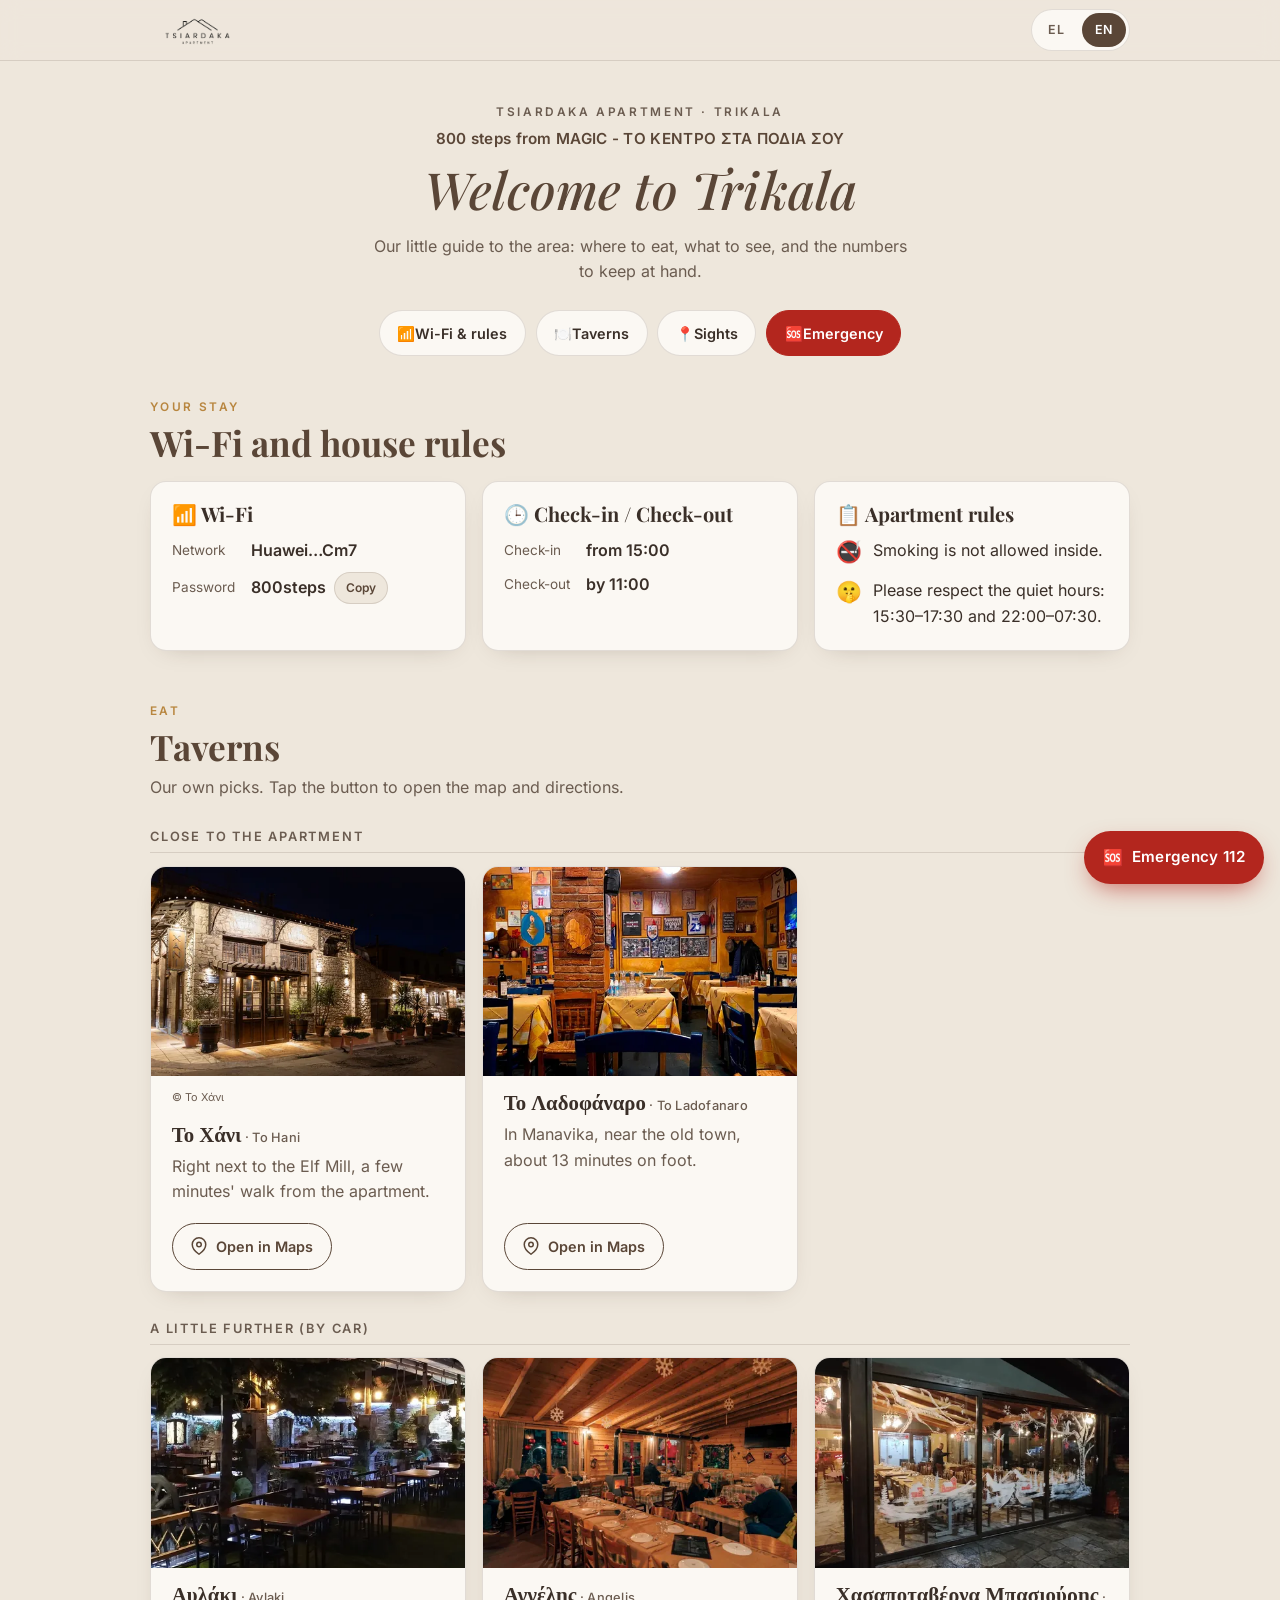
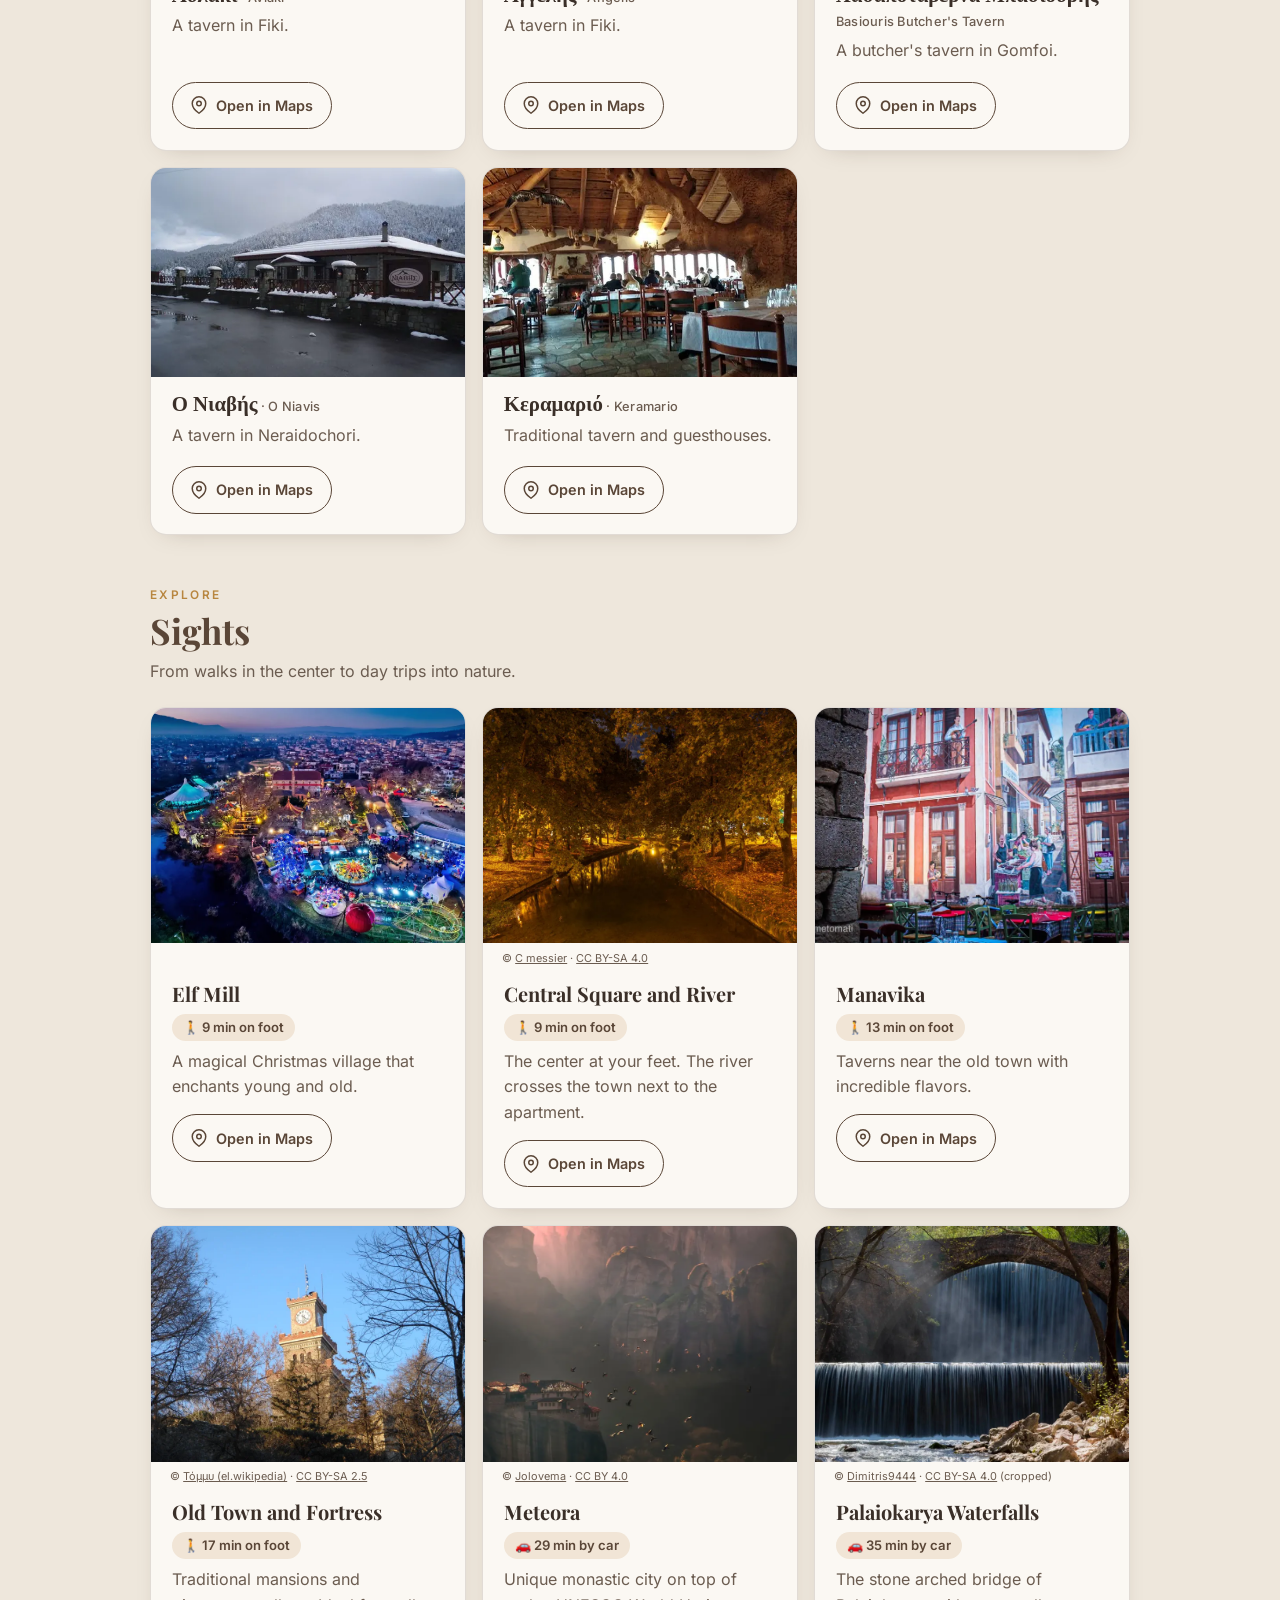
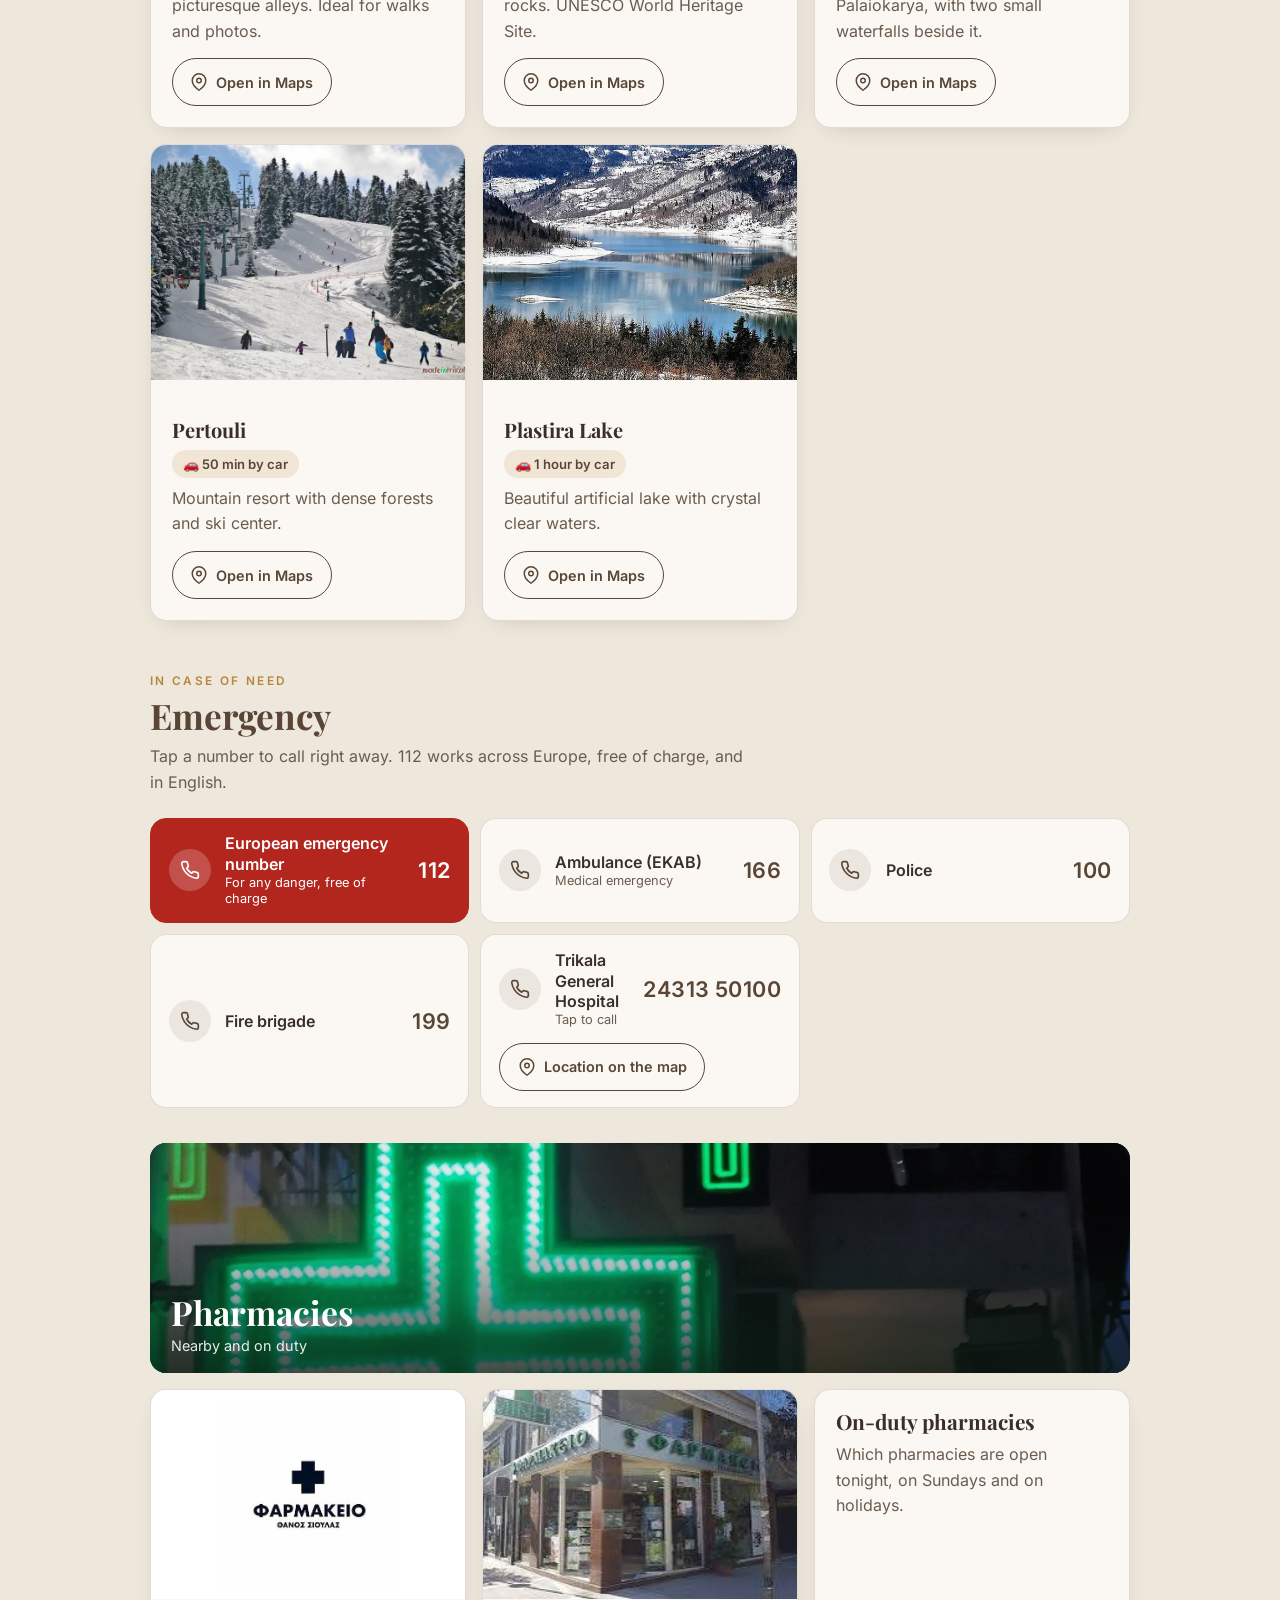
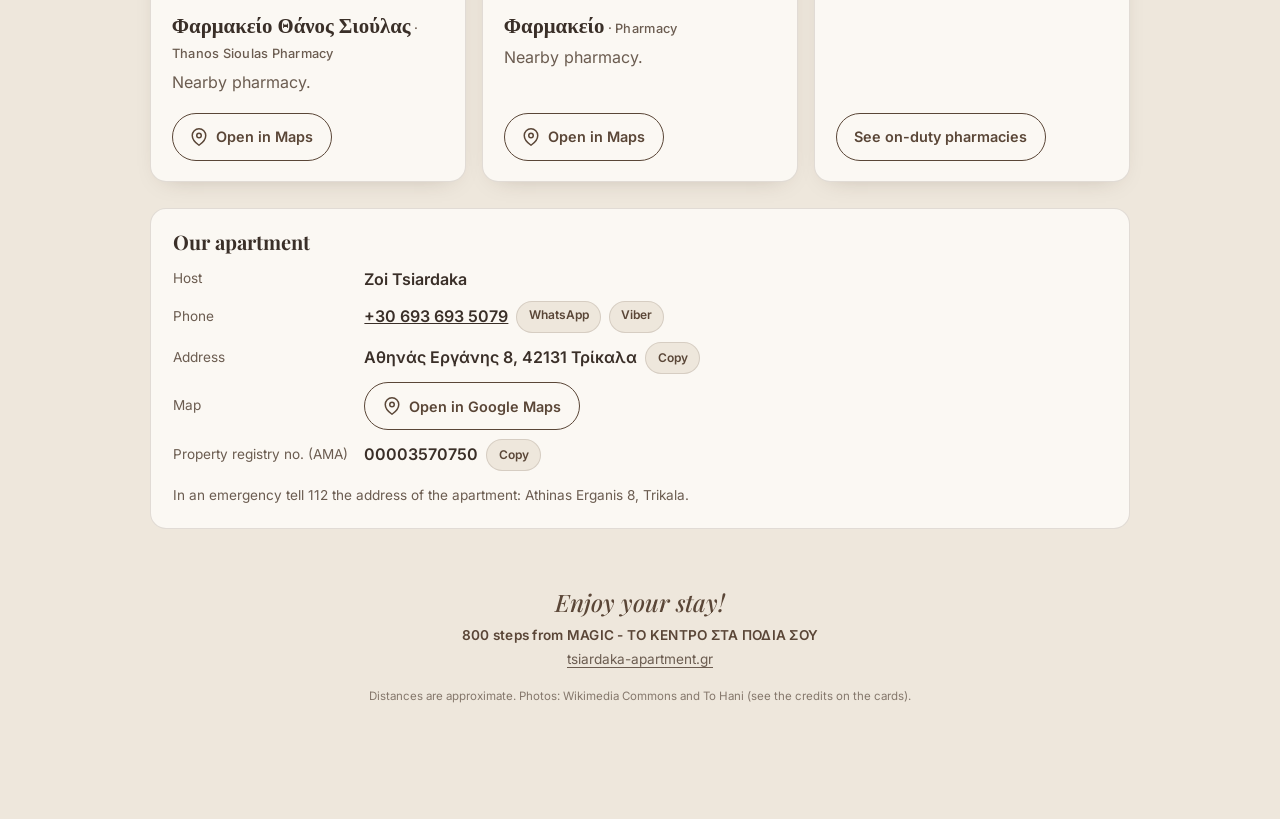
<file: guide/index.html>
<!DOCTYPE html>
<html lang="el">
<head>
  <meta charset="UTF-8">
  <meta name="viewport" content="width=device-width, initial-scale=1.0">
  <script>try{var l=localStorage.getItem('guide-lang')||((navigator.language||'el').slice(0,2)==='el'?'el':'en');document.documentElement.lang=l}catch(e){}</script>
  <title>Οδηγός περιοχής · Local guide | 800 steps from MAGIC - ΤΟ ΚΕΝΤΡΟ ΣΤΑ ΠΟΔΙΑ ΣΟΥ</title>
  <meta name="description" content="Ταβέρνες, αξιοθέατα και τηλέφωνα έκτακτης ανάγκης για τους επισκέπτες του Tsiardaka Apartment, Τρίκαλα.">
  <meta name="robots" content="noindex, nofollow">
  <meta name="theme-color" content="#EEE7DC">
  <link rel="icon" href="/images/favicon/favicon.ico" sizes="any">
  <link rel="icon" type="image/svg+xml" href="/images/favicon/favicon.svg">
  <link rel="apple-touch-icon" href="/images/favicon/apple-touch-icon.png">
  <link rel="stylesheet" href="/css/fonts.css">
  <style>
    :root { --cream:#EEE7DC; --paper:#FBF8F3; --ink:#3A2F28; --muted:#6B5C50; --walnut:#5A4637; --accent:#B8863F; --line:rgba(90,70,55,.16); --sos:#B3261E; }
    * { box-sizing:border-box; }
    html { scroll-behavior:smooth; scroll-padding-top:76px; }
    body { margin:0; background:var(--cream); color:var(--ink); font:400 1rem/1.6 'Inter',system-ui,sans-serif; -webkit-text-size-adjust:100%; padding-bottom:92px; }
    h1,h2,h3 { font-family:'Playfair Display','Noto Serif',Georgia,serif; line-height:1.2; margin:0; }
    a { color:inherit; }
    [data-l] { display:none; }
    html[lang="el"] [data-l="el"], html[lang="en"] [data-l="en"] { display:inline; }
    .wrap { width:min(100% - 2rem, 980px); margin-inline:auto; }

    /* top bar */
    .top { position:sticky; top:0; z-index:20; background:rgba(238,231,220,.92); backdrop-filter:blur(10px); -webkit-backdrop-filter:blur(10px); border-bottom:1px solid var(--line); }
    .top .wrap { display:flex; align-items:center; justify-content:space-between; gap:1rem; padding:.55rem 0; }
    .top img { height:38px; width:auto; display:block; }
    .top .logo { display:block; line-height:0; }
    .lang { display:flex; gap:.25rem; background:var(--paper); border:1px solid var(--line); border-radius:999px; padding:.2rem; }
    .lang button { font:600 .78rem 'Inter',sans-serif; letter-spacing:.06em; border:0; background:none; color:var(--muted); padding:.4rem .8rem; border-radius:999px; cursor:pointer; min-height:34px; }
    html[lang="el"] .lang [data-set="el"], html[lang="en"] .lang [data-set="en"] { background:var(--walnut); color:#fff; }

    /* hero */
    .hero { text-align:center; padding:2.6rem 0 1.4rem; }
    .hero .kicker { font-size:.74rem; letter-spacing:.22em; text-transform:uppercase; color:var(--muted); font-weight:600; }
    .pname-top { margin-top:.35rem; font-weight:600; font-size:.95rem; color:var(--walnut); letter-spacing:.02em; }
    .hero h1 { font-size:clamp(2rem,7vw,3.2rem); font-style:italic; font-weight:500; margin:.5rem 0 .8rem; color:var(--walnut); }
    .hero p { margin:0 auto; max-width:34rem; color:var(--muted); }
    .nav { display:flex; flex-wrap:wrap; justify-content:center; gap:.6rem; margin:1.6rem 0 0; }
    .nav a { text-decoration:none; font-weight:600; font-size:.9rem; padding:.65rem 1.1rem; border-radius:999px; background:var(--paper); border:1px solid var(--line); min-height:44px; display:inline-flex; align-items:center; }
    .nav a.alert { background:var(--sos); color:#fff; border-color:var(--sos); }

    section { padding:2.6rem 0 .6rem; }
    .kicker2 { font-size:.74rem; letter-spacing:.2em; text-transform:uppercase; color:var(--accent); font-weight:700; }
    h2 { font-size:clamp(1.6rem,5vw,2.2rem); margin:.3rem 0 .4rem; color:var(--walnut); }
    .lead { margin:0 0 1.4rem; color:var(--muted); max-width:38rem; }
    h3.group { font:700 .8rem 'Inter',sans-serif; letter-spacing:.14em; text-transform:uppercase; color:var(--muted); margin:1.8rem 0 .8rem; padding-bottom:.5rem; border-bottom:1px solid var(--line); }

    .grid { display:grid; gap:1rem; grid-template-columns:repeat(auto-fill,minmax(270px,1fr)); }
    .card { background:var(--paper); border:1px solid var(--line); border-radius:16px; overflow:hidden; box-shadow:0 8px 24px -16px rgba(60,40,25,.35); }
    .tav { padding:1.2rem 1.3rem 1.3rem; display:flex; flex-direction:column; gap:.5rem; }
    .tav h3 { font-size:1.3rem; }
    .tav h3 small { font:500 .8rem 'Inter',sans-serif; color:var(--muted); letter-spacing:.02em; }
    .tav p { margin:0 0 .6rem; color:var(--muted); }
    .tav .btn { margin-top:auto; }
    .tav .media { margin:-1.2rem -1.3rem .3rem; aspect-ratio:3/2; overflow:hidden; background:#d9cfc0; }
    .tav .media img { width:100%; height:100%; object-fit:cover; display:block; }
    .tav .media.logo { background:#fff; }
    .tav .media.logo img { object-fit:contain; padding:.6rem; }
    .banner { position:relative; height:clamp(150px,26vw,230px); border-radius:16px; overflow:hidden; margin:2.2rem 0 1rem; background:#0f2a1c; }
    .banner img { width:100%; height:100%; object-fit:cover; object-position:50% 40%; display:block; }
    .banner::after { content:''; position:absolute; inset:0; background:linear-gradient(to top, rgba(10,24,16,.78), rgba(10,24,16,.1) 65%); }
    .banner-text { position:absolute; z-index:2; left:1.3rem; bottom:1rem; color:#fff; }
    .banner-text h3 { font-size:clamp(1.5rem,5vw,2.1rem); color:#fff; }
    .banner-text p { margin:.1rem 0 0; font-size:.9rem; opacity:.9; }
    .tav .credit { padding:0; margin:0 0 .4rem; }
    .sight .media { aspect-ratio:4/3; background:#d9cfc0; overflow:hidden; }
    .sight .media img { width:100%; height:100%; object-fit:cover; display:block; }
    .sight .tile { display:grid; place-items:center; background:linear-gradient(145deg,#d9c9b0,#bda27c); font-size:4rem; }
    .credit { margin:0; padding:.4rem 1.2rem 0; font-size:.68rem; color:var(--muted); }
    .sight .body { padding:.9rem 1.3rem 1.3rem; display:flex; flex-direction:column; gap:.5rem; }
    .sight h3 { font-size:1.25rem; }
    .sight p { margin:0; color:var(--muted); }
    p.chip { align-self:flex-start; font-size:.82rem; font-weight:600; color:var(--walnut) !important; background:rgba(184,134,63,.16); padding:.2rem .7rem; border-radius:999px; }
    .btn { display:inline-flex; align-items:center; justify-content:center; gap:.5rem; align-self:flex-start; text-decoration:none; font-weight:600; font-size:.9rem; padding:.7rem 1.1rem; border-radius:999px; border:1.5px solid var(--walnut); color:var(--walnut); min-height:44px; margin-top:.4rem; transition:background .2s,color .2s; }
    .btn:hover { background:var(--walnut); color:#fff; }

    /* stay info */
    .card.info { padding:1.2rem 1.3rem 1.3rem; }
    .card.info h3 { font-size:1.25rem; margin-bottom:.8rem; }
    .card.info dl { display:grid; grid-template-columns:auto 1fr; gap:.5rem 1rem; margin:0; align-items:center; }
    .card.info dt { color:var(--muted); font-size:.85rem; }
    .card.info dd { margin:0; font-weight:600; display:flex; flex-wrap:wrap; align-items:center; gap:.5rem; }
    .rules { list-style:none; margin:0; padding:0; display:grid; gap:.8rem; }
    .rules li { display:flex; gap:.7rem; align-items:flex-start; color:var(--ink); }
    .rules .ri { font-size:1.3rem; line-height:1.3; }
    #stay { padding-top:1.2rem; }
    #stay h2 { margin-bottom:1.1rem; }

    /* emergency */
    #emergency { padding-bottom:1rem; }
    #emergency .grid { margin-bottom:.4rem; }
    .sos-list { display:grid; gap:.7rem; grid-template-columns:repeat(auto-fill,minmax(290px,1fr)); }
    .sos { display:flex; align-items:center; gap:.9rem; text-decoration:none; background:var(--paper); border:1px solid var(--line); border-radius:16px; padding:.9rem 1.1rem; min-height:68px; }
    .sos-ico { flex:0 0 42px; height:42px; border-radius:50%; background:rgba(90,70,55,.1); display:grid; place-items:center; color:var(--walnut); }
    .sos-txt { display:flex; flex-direction:column; flex:1; line-height:1.3; }
    .sos-txt small { color:var(--muted); font-size:.8rem; }
    .sos-num { font:700 1.35rem 'Inter',sans-serif; letter-spacing:.02em; color:var(--walnut); }
    .sos.split { flex-direction:column; align-items:stretch; gap:.4rem; padding:0; background:var(--paper); }
    .sos.split .sos-main { display:flex; align-items:center; gap:.9rem; text-decoration:none; padding:.9rem 1.1rem .3rem; min-height:68px; }
    .sos.split .btn { margin:.2rem 1.1rem 1rem; }
    .sos.red { background:var(--sos); border-color:var(--sos); color:#fff; }
    .sos.red .sos-ico { background:rgba(255,255,255,.2); color:#fff; }
    .sos.red small, .sos.red .sos-num { color:#fff; }
    .home { margin-top:1.6rem; background:var(--paper); border:1px solid var(--line); border-radius:16px; padding:1.3rem 1.4rem; }
    .home h3 { font-size:1.25rem; margin-bottom:.8rem; }
    .home dl { display:grid; grid-template-columns:auto 1fr; gap:.55rem 1rem; margin:0; align-items:center; }
    .home dt { color:var(--muted); font-size:.85rem; }
    .home dd { margin:0; font-weight:600; display:flex; flex-wrap:wrap; align-items:center; gap:.5rem; }
    .copy { font:600 .75rem 'Inter',sans-serif; border:1px solid var(--line); background:var(--cream); color:var(--walnut); padding:.3rem .7rem; border-radius:999px; cursor:pointer; min-height:32px; }
    .copy.done { background:var(--walnut); color:#fff; }
    .hint { font-size:.85rem; color:var(--muted); margin:.9rem 0 0; }

    footer { text-align:center; padding:2.6rem 0 1.4rem; color:var(--muted); font-size:.85rem; }
    footer .big { font:italic 500 1.5rem 'Playfair Display','Noto Serif',serif; color:var(--walnut); margin-bottom:.4rem; }
    footer a { text-underline-offset:3px; }
    .pname { font-weight:600; color:var(--walnut); letter-spacing:.02em; margin-bottom:.15rem; }
    .fine { font-size:.72rem; opacity:.8; margin-top:1rem; }

    /* always-visible emergency button */
    .sos-fab { position:fixed; right:1rem; bottom:1rem; z-index:30; display:flex; align-items:center; gap:.55rem; background:var(--sos); color:#fff; text-decoration:none; font-weight:700; padding:.85rem 1.2rem; border-radius:999px; box-shadow:0 10px 26px -8px rgba(179,38,30,.7); min-height:52px; }
    .sos-fab span:last-child { font-size:.95rem; letter-spacing:.02em; }
    @media (max-width:520px) { .home dl { grid-template-columns:1fr; gap:.1rem; } .home dd { margin-bottom:.7rem; } }
    @media (prefers-reduced-motion:reduce) { html { scroll-behavior:auto; } }
    a:focus-visible, button:focus-visible { outline:3px solid var(--accent); outline-offset:2px; }
  </style>
</head>
<body id="top">
  <header class="top">
    <div class="wrap">
      <a href="#top" class="logo" aria-label="Back to top"><img src="/images/logo-removebg-480.webp" alt="Tsiardaka Apartment" width="95" height="38"></a>
      <div class="lang" role="group" aria-label="Language">
        <button type="button" data-set="el">EL</button>
        <button type="button" data-set="en">EN</button>
      </div>
    </div>
  </header>

  <main>
    <div class="wrap hero">
      <div class="kicker">Tsiardaka Apartment · <span data-l="el">Τρίκαλα</span><span data-l="en">Trikala</span></div>
      <div class="pname-top">800 steps from MAGIC - ΤΟ ΚΕΝΤΡΟ ΣΤΑ ΠΟΔΙΑ ΣΟΥ</div>
      <h1><span data-l="el">Καλώς ήρθατε στα Τρίκαλα</span><span data-l="en">Welcome to Trikala</span></h1>
      <p><span data-l="el">Ο μικρός μας οδηγός της περιοχής: πού να φάτε, τι να δείτε και ποιους αριθμούς να έχετε πάντα πρόχειρους.</span><span data-l="en">Our little guide to the area: where to eat, what to see, and the numbers to keep at hand.</span></p>
      <nav class="nav" aria-label="Sections">
        <a href="#stay">📶 <span data-l="el">Wi-Fi & κανόνες</span><span data-l="en">Wi-Fi & rules</span></a>
        <a href="#taverns">🍽️ <span data-l="el">Ταβέρνες</span><span data-l="en">Taverns</span></a>
        <a href="#sights">📍 <span data-l="el">Αξιοθέατα</span><span data-l="en">Sights</span></a>
        <a href="#emergency" class="alert">🆘 <span data-l="el">Έκτακτη ανάγκη</span><span data-l="en">Emergency</span></a>
      </nav>
    </div>

    <section id="stay"><div class="wrap">
      <div class="kicker2"><span data-l="el">Η διαμονή σας</span><span data-l="en">Your stay</span></div>
      <h2><span data-l="el">Wi-Fi και κανόνες του σπιτιού</span><span data-l="en">Wi-Fi and house rules</span></h2>
      <div class="grid stay">
        <article class="card info">
          <h3>📶 Wi-Fi</h3>
          <dl>
            <dt><span data-l="el">Δίκτυο</span><span data-l="en">Network</span></dt>
            <dd>Huawei…Cm7</dd>
            <dt><span data-l="el">Κωδικός</span><span data-l="en">Password</span></dt>
            <dd><span id="wifipw">800steps</span> <button class="copy" type="button" data-copy="wifipw"><span data-l="el">Αντιγραφή</span><span data-l="en">Copy</span></button></dd>
          </dl>
        </article>
        <article class="card info">
          <h3>🕒 Check-in / Check-out</h3>
          <dl>
            <dt>Check-in</dt><dd><span data-l="el">από τις 15:00</span><span data-l="en">from 15:00</span></dd>
            <dt>Check-out</dt><dd><span data-l="el">έως τις 11:00</span><span data-l="en">by 11:00</span></dd>
          </dl>
        </article>
        <article class="card info">
          <h3>📋 <span data-l="el">Κανόνες καταλύματος</span><span data-l="en">Apartment rules</span></h3>
          <ul class="rules">
            <li><span class="ri">🚭</span><span><span data-l="el">Το κάπνισμα δεν επιτρέπεται στο εσωτερικό.</span><span data-l="en">Smoking is not allowed inside.</span></span></li>
            <li><span class="ri">🤫</span><span><span data-l="el">Παρακαλούμε τηρείτε τις ώρες κοινής ησυχίας: 15:30–17:30 και 22:00–07:30.</span><span data-l="en">Please respect the quiet hours: 15:30–17:30 and 22:00–07:30.</span></span></li>
          </ul>
        </article>
      </div>
    </div></section>

    <section id="taverns"><div class="wrap">
      <div class="kicker2"><span data-l="el">Φαγητό</span><span data-l="en">Eat</span></div>
      <h2><span data-l="el">Ταβέρνες</span><span data-l="en">Taverns</span></h2>
      <p class="lead"><span data-l="el">Οι δικές μας προτάσεις. Πατήστε το κουμπί για να ανοίξει ο χάρτης και η διαδρομή.</span><span data-l="en">Our own picks. Tap the button to open the map and directions.</span></p>
      <h3 class="group"><span data-l="el">Κοντά στο σπίτι</span><span data-l="en">Close to the apartment</span></h3>
      <div class="grid">
      <article class="card tav">
        <div class="media "><picture><source type="image/webp" srcset="/images/guide/hani-480.webp 480w, /images/guide/hani-800.webp 800w" sizes="(max-width:600px) 100vw, 320px"><img src="/images/guide/hani.jpg" alt="Το Χάνι" loading="lazy" width="1440" height="960"></picture></div><p class="credit">&copy; Το Χάνι</p>
        <h3>Το Χάνι<small data-l="en"> · To Hani</small></h3>
        <p><span data-l="el">Δίπλα στον Μύλο των Ξωτικών, λίγα λεπτά με τα πόδια από το σπίτι.</span><span data-l="en">Right next to the Elf Mill, a few minutes&#x27; walk from the apartment.</span></p>
        <a class="btn" href="https://maps.app.goo.gl/AG91FDXFMUzAkjcT8" target="_blank" rel="noopener"><svg viewBox="0 0 24 24" width="18" height="18" fill="none" stroke="currentColor" stroke-width="2" stroke-linecap="round" stroke-linejoin="round" aria-hidden="true"><path d="M21 10c0 7-9 13-9 13s-9-6-9-13a9 9 0 0 1 18 0z"/><circle cx="12" cy="10" r="3"/></svg><span><span data-l="el">Άνοιγμα στο χάρτη</span><span data-l="en">Open in Maps</span></span></a>
      </article>
<article class="card tav">
        <div class="media "><picture><source type="image/webp" srcset="/images/guide/ladofanaro-480.webp 480w, /images/guide/ladofanaro-800.webp 800w" sizes="(max-width:600px) 100vw, 320px"><img src="/images/guide/ladofanaro.jpg" alt="Το Λαδοφάναρο" loading="lazy" width="1200" height="1200"></picture></div>
        <h3>Το Λαδοφάναρο<small data-l="en"> · To Ladofanaro</small></h3>
        <p><span data-l="el">Στα Μαναβικά, κοντά στην παλιά πόλη, περίπου 13 λεπτά με τα πόδια.</span><span data-l="en">In Manavika, near the old town, about 13 minutes on foot.</span></p>
        <a class="btn" href="https://maps.app.goo.gl/4XSuwQ69EF11tLFXA" target="_blank" rel="noopener"><svg viewBox="0 0 24 24" width="18" height="18" fill="none" stroke="currentColor" stroke-width="2" stroke-linecap="round" stroke-linejoin="round" aria-hidden="true"><path d="M21 10c0 7-9 13-9 13s-9-6-9-13a9 9 0 0 1 18 0z"/><circle cx="12" cy="10" r="3"/></svg><span><span data-l="el">Άνοιγμα στο χάρτη</span><span data-l="en">Open in Maps</span></span></a>
      </article>
      </div>
      <h3 class="group"><span data-l="el">Λίγο πιο μακριά (με αυτοκίνητο)</span><span data-l="en">A little further (by car)</span></h3>
      <div class="grid">
      <article class="card tav">
        <div class="media "><picture><source type="image/webp" srcset="/images/guide/avlaki-480.webp 480w, /images/guide/avlaki-800.webp 800w" sizes="(max-width:600px) 100vw, 320px"><img src="/images/guide/avlaki.jpg" alt="Αυλάκι" loading="lazy" width="1200" height="1096"></picture></div>
        <h3>Αυλάκι<small data-l="en"> · Avlaki</small></h3>
        <p><span data-l="el">Ταβέρνα στη Φήκη.</span><span data-l="en">A tavern in Fiki.</span></p>
        <a class="btn" href="https://maps.app.goo.gl/fphHHfmLjCvr1ddf6" target="_blank" rel="noopener"><svg viewBox="0 0 24 24" width="18" height="18" fill="none" stroke="currentColor" stroke-width="2" stroke-linecap="round" stroke-linejoin="round" aria-hidden="true"><path d="M21 10c0 7-9 13-9 13s-9-6-9-13a9 9 0 0 1 18 0z"/><circle cx="12" cy="10" r="3"/></svg><span><span data-l="el">Άνοιγμα στο χάρτη</span><span data-l="en">Open in Maps</span></span></a>
      </article>
<article class="card tav">
        <div class="media "><picture><source type="image/webp" srcset="/images/guide/angelis-480.webp 480w, /images/guide/angelis-800.webp 800w" sizes="(max-width:600px) 100vw, 320px"><img src="/images/guide/angelis.jpg" alt="Αγγέλης" loading="lazy" width="1200" height="800"></picture></div>
        <h3>Αγγέλης<small data-l="en"> · Angelis</small></h3>
        <p><span data-l="el">Ταβέρνα στη Φήκη.</span><span data-l="en">A tavern in Fiki.</span></p>
        <a class="btn" href="https://maps.app.goo.gl/1GwJXg8zcf4sR5Pi6" target="_blank" rel="noopener"><svg viewBox="0 0 24 24" width="18" height="18" fill="none" stroke="currentColor" stroke-width="2" stroke-linecap="round" stroke-linejoin="round" aria-hidden="true"><path d="M21 10c0 7-9 13-9 13s-9-6-9-13a9 9 0 0 1 18 0z"/><circle cx="12" cy="10" r="3"/></svg><span><span data-l="el">Άνοιγμα στο χάρτη</span><span data-l="en">Open in Maps</span></span></a>
      </article>
      <article class="card tav">
        <div class="media "><picture><source type="image/webp" srcset="/images/guide/basiouris-480.webp 480w, /images/guide/basiouris-800.webp 800w" sizes="(max-width:600px) 100vw, 320px"><img src="/images/guide/basiouris.jpg" alt="Χασαποταβέρνα Μπασιούρης" loading="lazy" width="1360" height="1020"></picture></div>
        <h3>Χασαποταβέρνα Μπασιούρης<small data-l="en"> · Basiouris Butcher's Tavern</small></h3>
        <p><span data-l="el">Χασαποταβέρνα στους Γόμφους.</span><span data-l="en">A butcher's tavern in Gomfoi.</span></p>
        <a class="btn" href="https://maps.app.goo.gl/zxXXk7Aniv15p9AC6" target="_blank" rel="noopener"><svg viewBox="0 0 24 24" width="18" height="18" fill="none" stroke="currentColor" stroke-width="2" stroke-linecap="round" stroke-linejoin="round" aria-hidden="true"><path d="M21 10c0 7-9 13-9 13s-9-6-9-13a9 9 0 0 1 18 0z"/><circle cx="12" cy="10" r="3"/></svg><span><span data-l="el">Άνοιγμα στο χάρτη</span><span data-l="en">Open in Maps</span></span></a>
      </article>
<article class="card tav">
        <div class="media "><picture><source type="image/webp" srcset="/images/guide/niavis-480.webp 480w, /images/guide/niavis-800.webp 800w" sizes="(max-width:600px) 100vw, 320px"><img src="/images/guide/niavis.jpg" alt="Ο Νιαβής" loading="lazy" width="1024" height="768"></picture></div>
        <h3>Ο Νιαβής<small data-l="en"> · O Niavis</small></h3>
        <p><span data-l="el">Ταβέρνα στο Νεραϊδοχώρι.</span><span data-l="en">A tavern in Neraidochori.</span></p>
        <a class="btn" href="https://maps.app.goo.gl/4ka1m1PGSXxQRLt5A" target="_blank" rel="noopener"><svg viewBox="0 0 24 24" width="18" height="18" fill="none" stroke="currentColor" stroke-width="2" stroke-linecap="round" stroke-linejoin="round" aria-hidden="true"><path d="M21 10c0 7-9 13-9 13s-9-6-9-13a9 9 0 0 1 18 0z"/><circle cx="12" cy="10" r="3"/></svg><span><span data-l="el">Άνοιγμα στο χάρτη</span><span data-l="en">Open in Maps</span></span></a>
      </article>
<article class="card tav">
        <div class="media "><picture><source type="image/webp" srcset="/images/guide/keramario-480.webp 480w" sizes="(max-width:600px) 100vw, 320px"><img src="/images/guide/keramario.jpg" alt="Κεραμαριό" loading="lazy" width="550" height="413"></picture></div>
        <h3>Κεραμαριό<small data-l="en"> · Keramario</small></h3>
        <p><span data-l="el">Παραδοσιακή ταβέρνα και ξενώνες.</span><span data-l="en">Traditional tavern and guesthouses.</span></p>
        <a class="btn" href="https://maps.app.goo.gl/vWtetogfiiS6iMgm7" target="_blank" rel="noopener"><svg viewBox="0 0 24 24" width="18" height="18" fill="none" stroke="currentColor" stroke-width="2" stroke-linecap="round" stroke-linejoin="round" aria-hidden="true"><path d="M21 10c0 7-9 13-9 13s-9-6-9-13a9 9 0 0 1 18 0z"/><circle cx="12" cy="10" r="3"/></svg><span><span data-l="el">Άνοιγμα στο χάρτη</span><span data-l="en">Open in Maps</span></span></a>
      </article>
      </div>
    </div></section>

    <section id="sights"><div class="wrap">
      <div class="kicker2"><span data-l="el">Εξερευνήστε</span><span data-l="en">Explore</span></div>
      <h2><span data-l="el">Αξιοθέατα</span><span data-l="en">Sights</span></h2>
      <p class="lead"><span data-l="el">Από βόλτες με τα πόδια στο κέντρο μέχρι εκδρομές στη φύση.</span><span data-l="en">From walks in the center to day trips into nature.</span></p>
      <div class="grid">
      <article class="card sight" id="mylos">
        <div class="media"><img src="/images/attractions/mylos/panoramic-800.webp" alt="Μύλος των Ξωτικών - Elf Mill" loading="lazy" width="800" height="600"></div><p class="credit">&nbsp;</p>
        <div class="body">
          <h3><span data-l="el">Μύλος των Ξωτικών</span><span data-l="en">Elf Mill</span></h3>
          <p class="chip">🚶 <span data-l="el">9 λεπτά με τα πόδια</span><span data-l="en">9 min on foot</span></p>
          <p><span data-l="el">Ένα μαγευτικό χριστουγεννιάτικο χωριό που μαγεύει μικρούς και μεγάλους.</span><span data-l="en">A magical Christmas village that enchants young and old.</span></p>
          <a class="btn" href="https://www.google.com/maps/search/?api=1&amp;query=39.54642843380996,21.75882452615013" target="_blank" rel="noopener"><svg viewBox="0 0 24 24" width="18" height="18" fill="none" stroke="currentColor" stroke-width="2" stroke-linecap="round" stroke-linejoin="round" aria-hidden="true"><path d="M21 10c0 7-9 13-9 13s-9-6-9-13a9 9 0 0 1 18 0z"/><circle cx="12" cy="10" r="3"/></svg><span><span data-l="el">Άνοιγμα στο χάρτη</span><span data-l="en">Open in Maps</span></span></a>
        </div>
      </article>
<article class="card sight" id="square">
        <div class="media"><img src="/images/attractions/square-river/lithaios-commons-800.webp" alt="Κεντρική Πλατεία και Ποτάμι - Central Square and River" loading="lazy" width="800" height="600"></div><p class="credit">© <a href="https://commons.wikimedia.org/" target="_blank" rel="noopener">C messier</a> · <a href="https://creativecommons.org/licenses/by-sa/4.0/" target="_blank" rel="noopener">CC BY-SA 4.0</a></p>
        <div class="body">
          <h3><span data-l="el">Κεντρική Πλατεία και Ποτάμι</span><span data-l="en">Central Square and River</span></h3>
          <p class="chip">🚶 <span data-l="el">9 λεπτά με τα πόδια</span><span data-l="en">9 min on foot</span></p>
          <p><span data-l="el">Το κέντρο στα πόδια σου. Το ποτάμι διασχίζει την πόλη δίπλα στο σπίτι.</span><span data-l="en">The center at your feet. The river crosses the town next to the apartment.</span></p>
          <a class="btn" href="https://www.google.com/maps/search/?api=1&amp;query=39.55615671060874,21.767885668478698" target="_blank" rel="noopener"><svg viewBox="0 0 24 24" width="18" height="18" fill="none" stroke="currentColor" stroke-width="2" stroke-linecap="round" stroke-linejoin="round" aria-hidden="true"><path d="M21 10c0 7-9 13-9 13s-9-6-9-13a9 9 0 0 1 18 0z"/><circle cx="12" cy="10" r="3"/></svg><span><span data-l="el">Άνοιγμα στο χάρτη</span><span data-l="en">Open in Maps</span></span></a>
        </div>
      </article>
<article class="card sight" id="manavika">
        <div class="media"><img src="/images/attractions/manavika/tavernes-800.webp" alt="Μαναβικά - Manavika" loading="lazy" width="800" height="600"></div><p class="credit">&nbsp;</p>
        <div class="body">
          <h3><span data-l="el">Μαναβικά</span><span data-l="en">Manavika</span></h3>
          <p class="chip">🚶 <span data-l="el">13 λεπτά με τα πόδια</span><span data-l="en">13 min on foot</span></p>
          <p><span data-l="el">Ταβέρνες κοντά στην παλιά πόλη με απίστευτες γεύσεις.</span><span data-l="en">Taverns near the old town with incredible flavors.</span></p>
          <a class="btn" href="https://www.google.com/maps/search/?api=1&amp;query=39.55758069595936,21.766265246459696" target="_blank" rel="noopener"><svg viewBox="0 0 24 24" width="18" height="18" fill="none" stroke="currentColor" stroke-width="2" stroke-linecap="round" stroke-linejoin="round" aria-hidden="true"><path d="M21 10c0 7-9 13-9 13s-9-6-9-13a9 9 0 0 1 18 0z"/><circle cx="12" cy="10" r="3"/></svg><span><span data-l="el">Άνοιγμα στο χάρτη</span><span data-l="en">Open in Maps</span></span></a>
        </div>
      </article>
<article class="card sight" id="oldtown">
        <div class="media"><img src="/images/attractions/old-town/froureio-commons-800.webp" alt="Παλιά Πόλη και Φρούριο - Old Town and Fortress" loading="lazy" width="800" height="600"></div><p class="credit">© <a href="https://commons.wikimedia.org/" target="_blank" rel="noopener">Τόμμυ (el.wikipedia)</a> · <a href="https://creativecommons.org/licenses/by-sa/2.5/" target="_blank" rel="noopener">CC BY-SA 2.5</a></p>
        <div class="body">
          <h3><span data-l="el">Παλιά Πόλη και Φρούριο</span><span data-l="en">Old Town and Fortress</span></h3>
          <p class="chip">🚶 <span data-l="el">17 λεπτά με τα πόδια</span><span data-l="en">17 min on foot</span></p>
          <p><span data-l="el">Παραδοσιακά αρχοντικά και γραφικά σοκάκια. Ιδανική για βόλτες και φωτογραφίες.</span><span data-l="en">Traditional mansions and picturesque alleys. Ideal for walks and photos.</span></p>
          <a class="btn" href="https://www.google.com/maps/search/?api=1&amp;query=39.55792216516003,21.76285322429936" target="_blank" rel="noopener"><svg viewBox="0 0 24 24" width="18" height="18" fill="none" stroke="currentColor" stroke-width="2" stroke-linecap="round" stroke-linejoin="round" aria-hidden="true"><path d="M21 10c0 7-9 13-9 13s-9-6-9-13a9 9 0 0 1 18 0z"/><circle cx="12" cy="10" r="3"/></svg><span><span data-l="el">Άνοιγμα στο χάρτη</span><span data-l="en">Open in Maps</span></span></a>
        </div>
      </article>
<article class="card sight" id="meteora">
        <div class="media"><img src="/images/attractions/meteora/meteora-commons-800.webp" alt="Μετέωρα - Meteora" loading="lazy" width="800" height="600"></div><p class="credit">© <a href="https://commons.wikimedia.org/" target="_blank" rel="noopener">Jolovema</a> · <a href="https://creativecommons.org/licenses/by/4.0/" target="_blank" rel="noopener">CC BY 4.0</a></p>
        <div class="body">
          <h3><span data-l="el">Μετέωρα</span><span data-l="en">Meteora</span></h3>
          <p class="chip">🚗 <span data-l="el">29 λεπτά με αυτοκίνητο</span><span data-l="en">29 min by car</span></p>
          <p><span data-l="el">Μοναδική μοναστική πολιτεία στην κορυφή βράχων. Μνημείο UNESCO.</span><span data-l="en">Unique monastic city on top of rocks. UNESCO World Heritage Site.</span></p>
          <a class="btn" href="https://www.google.com/maps/search/?api=1&amp;query=Meteora%2C+Greece" target="_blank" rel="noopener"><svg viewBox="0 0 24 24" width="18" height="18" fill="none" stroke="currentColor" stroke-width="2" stroke-linecap="round" stroke-linejoin="round" aria-hidden="true"><path d="M21 10c0 7-9 13-9 13s-9-6-9-13a9 9 0 0 1 18 0z"/><circle cx="12" cy="10" r="3"/></svg><span><span data-l="el">Άνοιγμα στο χάρτη</span><span data-l="en">Open in Maps</span></span></a>
        </div>
      </article>
<article class="card sight" id="palaiokarya">
        <div class="media"><img src="/images/attractions/palaiokarya/palaiokarya-commons-800.webp" alt="Καταρράκτες Παλαιοκαρυάς - Palaiokarya Waterfalls" loading="lazy" width="800" height="600"></div><p class="credit">© <a href="https://commons.wikimedia.org/wiki/File:Waterfall_in_Palaiokarya_-_Trikala,_Greece.jpg" target="_blank" rel="noopener">Dimitris9444</a> · <a href="https://creativecommons.org/licenses/by-sa/4.0/" target="_blank" rel="noopener">CC BY-SA 4.0</a> (cropped)</p>
        <div class="body">
          <h3><span data-l="el">Καταρράκτες Παλαιοκαρυάς</span><span data-l="en">Palaiokarya Waterfalls</span></h3>
          <p class="chip">🚗 <span data-l="el">35 λεπτά με αυτοκίνητο</span><span data-l="en">35 min by car</span></p>
          <p><span data-l="el">Το πέτρινο τοξωτό γεφύρι της Παλαιοκαρυάς, με δύο μικρούς καταρράκτες δίπλα του.</span><span data-l="en">The stone arched bridge of Palaiokarya, with two small waterfalls beside it.</span></p>
          <a class="btn" href="https://maps.app.goo.gl/FXDYN2ND2Z6tZdi6A" target="_blank" rel="noopener"><svg viewBox="0 0 24 24" width="18" height="18" fill="none" stroke="currentColor" stroke-width="2" stroke-linecap="round" stroke-linejoin="round" aria-hidden="true"><path d="M21 10c0 7-9 13-9 13s-9-6-9-13a9 9 0 0 1 18 0z"/><circle cx="12" cy="10" r="3"/></svg><span><span data-l="el">Άνοιγμα στο χάρτη</span><span data-l="en">Open in Maps</span></span></a>
        </div>
      </article>
<article class="card sight" id="pertouli">
        <div class="media"><img src="/images/attractions/pertouli/xionodromiko-800.webp" alt="Πετρούλι - Pertouli" loading="lazy" width="800" height="600"></div><p class="credit">&nbsp;</p>
        <div class="body">
          <h3><span data-l="el">Πετρούλι</span><span data-l="en">Pertouli</span></h3>
          <p class="chip">🚗 <span data-l="el">50 λεπτά με αυτοκίνητο</span><span data-l="en">50 min by car</span></p>
          <p><span data-l="el">Ορεινό θέρετρο με πυκνά δάση και χιονοδρομικό κέντρο.</span><span data-l="en">Mountain resort with dense forests and ski center.</span></p>
          <a class="btn" href="https://www.google.com/maps/search/?api=1&amp;query=Pertouli%2C+Greece" target="_blank" rel="noopener"><svg viewBox="0 0 24 24" width="18" height="18" fill="none" stroke="currentColor" stroke-width="2" stroke-linecap="round" stroke-linejoin="round" aria-hidden="true"><path d="M21 10c0 7-9 13-9 13s-9-6-9-13a9 9 0 0 1 18 0z"/><circle cx="12" cy="10" r="3"/></svg><span><span data-l="el">Άνοιγμα στο χάρτη</span><span data-l="en">Open in Maps</span></span></a>
        </div>
      </article>
<article class="card sight" id="plastira">
        <div class="media"><img src="/images/attractions/limni-plastira/limni_plastira-800.webp" alt="Λίμνη Πλαστήρα - Plastira Lake" loading="lazy" width="800" height="600"></div><p class="credit">&nbsp;</p>
        <div class="body">
          <h3><span data-l="el">Λίμνη Πλαστήρα</span><span data-l="en">Plastira Lake</span></h3>
          <p class="chip">🚗 <span data-l="el">1 ώρα με αυτοκίνητο</span><span data-l="en">1 hour by car</span></p>
          <p><span data-l="el">Πανέμορφη τεχνητή λίμνη με κρυστάλλινα νερά.</span><span data-l="en">Beautiful artificial lake with crystal clear waters.</span></p>
          <a class="btn" href="https://www.google.com/maps/search/?api=1&amp;query=Lake+Plastiras%2C+Greece" target="_blank" rel="noopener"><svg viewBox="0 0 24 24" width="18" height="18" fill="none" stroke="currentColor" stroke-width="2" stroke-linecap="round" stroke-linejoin="round" aria-hidden="true"><path d="M21 10c0 7-9 13-9 13s-9-6-9-13a9 9 0 0 1 18 0z"/><circle cx="12" cy="10" r="3"/></svg><span><span data-l="el">Άνοιγμα στο χάρτη</span><span data-l="en">Open in Maps</span></span></a>
        </div>
      </article>
      </div>
    </div></section>

    <section id="emergency"><div class="wrap">
      <div class="kicker2"><span data-l="el">Σε περίπτωση ανάγκης</span><span data-l="en">In case of need</span></div>
      <h2><span data-l="el">Έκτακτη ανάγκη</span><span data-l="en">Emergency</span></h2>
      <p class="lead"><span data-l="el">Πατήστε έναν αριθμό για να καλέσετε αμέσως. Το 112 λειτουργεί σε όλη την Ευρώπη, δωρεάν, και στα αγγλικά.</span><span data-l="en">Tap a number to call right away. 112 works across Europe, free of charge, and in English.</span></p>
      <div class="sos-list">
        <a class="sos red" href="tel:112">
        <span class="sos-ico"><svg viewBox="0 0 24 24" width="20" height="20" fill="none" stroke="currentColor" stroke-width="2" stroke-linecap="round" stroke-linejoin="round" aria-hidden="true"><path d="M22 16.9v3a2 2 0 0 1-2.2 2 19.8 19.8 0 0 1-8.6-3.1 19.5 19.5 0 0 1-6-6A19.8 19.8 0 0 1 2.1 4.2 2 2 0 0 1 4.1 2h3a2 2 0 0 1 2 1.7c.1 1 .4 1.9.7 2.8a2 2 0 0 1-.5 2.1L8 9.9a16 16 0 0 0 6 6l1.3-1.3a2 2 0 0 1 2.1-.4c.9.3 1.8.6 2.8.7a2 2 0 0 1 1.7 2z"/></svg></span>
        <span class="sos-txt"><strong><span data-l="el">Ευρωπαϊκός αριθμός έκτακτης ανάγκης</span><span data-l="en">European emergency number</span></strong><small><span data-l="el">Για κάθε κίνδυνο, δωρεάν</span><span data-l="en">For any danger, free of charge</span></small></span>
        <span class="sos-num">112</span>
      </a>
        <a class="sos " href="tel:166">
        <span class="sos-ico"><svg viewBox="0 0 24 24" width="20" height="20" fill="none" stroke="currentColor" stroke-width="2" stroke-linecap="round" stroke-linejoin="round" aria-hidden="true"><path d="M22 16.9v3a2 2 0 0 1-2.2 2 19.8 19.8 0 0 1-8.6-3.1 19.5 19.5 0 0 1-6-6A19.8 19.8 0 0 1 2.1 4.2 2 2 0 0 1 4.1 2h3a2 2 0 0 1 2 1.7c.1 1 .4 1.9.7 2.8a2 2 0 0 1-.5 2.1L8 9.9a16 16 0 0 0 6 6l1.3-1.3a2 2 0 0 1 2.1-.4c.9.3 1.8.6 2.8.7a2 2 0 0 1 1.7 2z"/></svg></span>
        <span class="sos-txt"><strong><span data-l="el">Ασθενοφόρο (ΕΚΑΒ)</span><span data-l="en">Ambulance (EKAB)</span></strong><small><span data-l="el">Ιατρική έκτακτη ανάγκη</span><span data-l="en">Medical emergency</span></small></span>
        <span class="sos-num">166</span>
      </a>
        <a class="sos " href="tel:100">
        <span class="sos-ico"><svg viewBox="0 0 24 24" width="20" height="20" fill="none" stroke="currentColor" stroke-width="2" stroke-linecap="round" stroke-linejoin="round" aria-hidden="true"><path d="M22 16.9v3a2 2 0 0 1-2.2 2 19.8 19.8 0 0 1-8.6-3.1 19.5 19.5 0 0 1-6-6A19.8 19.8 0 0 1 2.1 4.2 2 2 0 0 1 4.1 2h3a2 2 0 0 1 2 1.7c.1 1 .4 1.9.7 2.8a2 2 0 0 1-.5 2.1L8 9.9a16 16 0 0 0 6 6l1.3-1.3a2 2 0 0 1 2.1-.4c.9.3 1.8.6 2.8.7a2 2 0 0 1 1.7 2z"/></svg></span>
        <span class="sos-txt"><strong><span data-l="el">Αστυνομία</span><span data-l="en">Police</span></strong><small><span data-l="el"></span><span data-l="en"></span></small></span>
        <span class="sos-num">100</span>
      </a>
        <a class="sos " href="tel:199">
        <span class="sos-ico"><svg viewBox="0 0 24 24" width="20" height="20" fill="none" stroke="currentColor" stroke-width="2" stroke-linecap="round" stroke-linejoin="round" aria-hidden="true"><path d="M22 16.9v3a2 2 0 0 1-2.2 2 19.8 19.8 0 0 1-8.6-3.1 19.5 19.5 0 0 1-6-6A19.8 19.8 0 0 1 2.1 4.2 2 2 0 0 1 4.1 2h3a2 2 0 0 1 2 1.7c.1 1 .4 1.9.7 2.8a2 2 0 0 1-.5 2.1L8 9.9a16 16 0 0 0 6 6l1.3-1.3a2 2 0 0 1 2.1-.4c.9.3 1.8.6 2.8.7a2 2 0 0 1 1.7 2z"/></svg></span>
        <span class="sos-txt"><strong><span data-l="el">Πυροσβεστική</span><span data-l="en">Fire brigade</span></strong><small><span data-l="el"></span><span data-l="en"></span></small></span>
        <span class="sos-num">199</span>
      </a>
        <div class="sos split">
          <a class="sos-main" href="tel:+302431350100">
            <span class="sos-ico"><svg viewBox="0 0 24 24" width="20" height="20" fill="none" stroke="currentColor" stroke-width="2" stroke-linecap="round" stroke-linejoin="round" aria-hidden="true"><path d="M22 16.9v3a2 2 0 0 1-2.2 2 19.8 19.8 0 0 1-8.6-3.1 19.5 19.5 0 0 1-6-6A19.8 19.8 0 0 1 2.1 4.2 2 2 0 0 1 4.1 2h3a2 2 0 0 1 2 1.7c.1 1 .4 1.9.7 2.8a2 2 0 0 1-.5 2.1L8 9.9a16 16 0 0 0 6 6l1.3-1.3a2 2 0 0 1 2.1-.4c.9.3 1.8.6 2.8.7a2 2 0 0 1 1.7 2z"/></svg></span>
            <span class="sos-txt"><strong><span data-l="el">Γενικό Νοσοκομείο Τρικάλων</span><span data-l="en">Trikala General Hospital</span></strong><small><span data-l="el">Πατήστε για κλήση</span><span data-l="en">Tap to call</span></small></span>
            <span class="sos-num">24313 50100</span>
          </a>
          <a class="btn" href="https://maps.app.goo.gl/pWAw4aFHrd8u5uz59" target="_blank" rel="noopener"><svg viewBox="0 0 24 24" width="18" height="18" fill="none" stroke="currentColor" stroke-width="2" stroke-linecap="round" stroke-linejoin="round" aria-hidden="true"><path d="M21 10c0 7-9 13-9 13s-9-6-9-13a9 9 0 0 1 18 0z"/><circle cx="12" cy="10" r="3"/></svg><span><span data-l="el">Τοποθεσία στο χάρτη</span><span data-l="en">Location on the map</span></span></a>
        </div>
      </div>

      <div class="banner">
        <picture><source type="image/webp" srcset="/images/guide/pharmacies-480.webp 480w, /images/guide/pharmacies-800.webp 800w, /images/guide/pharmacies-1280.webp 1280w" sizes="(max-width:980px) 100vw, 980px"><img src="/images/guide/pharmacies.jpg" alt="" loading="lazy" width="1500" height="996"></picture>
        <div class="banner-text"><h3><span data-l="el">Φαρμακεία</span><span data-l="en">Pharmacies</span></h3><p><span data-l="el">Κοντινά και εφημερεύοντα</span><span data-l="en">Nearby and on duty</span></p></div>
      </div>
      <div class="grid">
        <article class="card tav">
        <div class="media logo"><picture><img src="/images/guide/pharmacy1.jpg" alt="Φαρμακείο Θάνος Σιούλας" loading="lazy" width="423" height="439"></picture></div>
        <h3>Φαρμακείο Θάνος Σιούλας<small data-l="en"> · Thanos Sioulas Pharmacy</small></h3>
        <p><span data-l="el">Κοντινό φαρμακείο.</span><span data-l="en">Nearby pharmacy.</span></p>
        <a class="btn" href="https://maps.app.goo.gl/f9n8pP5fLGXXMpBU7" target="_blank" rel="noopener"><svg viewBox="0 0 24 24" width="18" height="18" fill="none" stroke="currentColor" stroke-width="2" stroke-linecap="round" stroke-linejoin="round" aria-hidden="true"><path d="M21 10c0 7-9 13-9 13s-9-6-9-13a9 9 0 0 1 18 0z"/><circle cx="12" cy="10" r="3"/></svg><span><span data-l="el">Άνοιγμα στο χάρτη</span><span data-l="en">Open in Maps</span></span></a>
      </article>
        <article class="card tav">
        <div class="media "><picture><img src="/images/guide/pharmacy2.jpg" alt="Φαρμακείο" loading="lazy" width="299" height="168"></picture></div>
        <h3>Φαρμακείο<small data-l="en"> · Pharmacy</small></h3>
        <p><span data-l="el">Κοντινό φαρμακείο.</span><span data-l="en">Nearby pharmacy.</span></p>
        <a class="btn" href="https://maps.app.goo.gl/BTwGdWZj94vr6Cds6" target="_blank" rel="noopener"><svg viewBox="0 0 24 24" width="18" height="18" fill="none" stroke="currentColor" stroke-width="2" stroke-linecap="round" stroke-linejoin="round" aria-hidden="true"><path d="M21 10c0 7-9 13-9 13s-9-6-9-13a9 9 0 0 1 18 0z"/><circle cx="12" cy="10" r="3"/></svg><span><span data-l="el">Άνοιγμα στο χάρτη</span><span data-l="en">Open in Maps</span></span></a>
      </article>
        <article class="card tav"><h3><span data-l="el">Εφημερεύοντα φαρμακεία</span><span data-l="en">On-duty pharmacies</span></h3><p><span data-l="el">Ποια φαρμακεία είναι ανοιχτά απόψε, τις Κυριακές και τις αργίες.</span><span data-l="en">Which pharmacies are open tonight, on Sundays and on holidays.</span></p>
          <a class="btn" href="https://trikala.efhmeries.gr/" target="_blank" rel="noopener"><span><span data-l="el">Δείτε τα εφημερεύοντα</span><span data-l="en">See on-duty pharmacies</span></span></a></article>
      </div>

      <div class="home">
        <h3><span data-l="el">Το σπίτι μας</span><span data-l="en">Our apartment</span></h3>
        <dl>
          <dt><span data-l="el">Οικοδεσπότης</span><span data-l="en">Host</span></dt>
          <dd><span data-l="el">Ζωή Τσιαρδάκα</span><span data-l="en">Zoi Tsiardaka</span></dd>
          <dt><span data-l="el">Τηλέφωνο</span><span data-l="en">Phone</span></dt>
          <dd><a href="tel:+306936935079">+30 693 693 5079</a>
              <a class="copy" style="text-decoration:none" href="https://wa.me/306936935079" target="_blank" rel="noopener">WhatsApp</a>
              <a class="copy" style="text-decoration:none" href="viber://chat?number=%2B306936935079">Viber</a></dd>
          <dt><span data-l="el">Διεύθυνση</span><span data-l="en">Address</span></dt>
          <dd><span id="addr">Αθηνάς Εργάνης 8, 42131 Τρίκαλα</span> <button class="copy" type="button" data-copy="addr"><span data-l="el">Αντιγραφή</span><span data-l="en">Copy</span></button></dd>
          <dt><span data-l="el">Χάρτης</span><span data-l="en">Map</span></dt>
          <dd><a class="btn" style="margin:0" href="https://www.google.com/maps/search/?api=1&query=800%20steps%20from%20MAGIC%20-%20%CE%A4%CE%9F%20%CE%9A%CE%95%CE%9D%CE%A4%CE%A1%CE%9F%20%CE%A3%CE%A4%CE%91%20%CE%A0%CE%9F%CE%94%CE%99%CE%91%20%CE%A3%CE%9F%CE%A5%2C%20%CE%91%CE%B8%CE%B7%CE%BD%CE%AC%CF%82%20%CE%95%CF%81%CE%B3%CE%AC%CE%BD%CE%B7%CF%82%208%2C%20%CE%A4%CF%81%CE%AF%CE%BA%CE%B1%CE%BB%CE%B1" target="_blank" rel="noopener"><svg viewBox="0 0 24 24" width="18" height="18" fill="none" stroke="currentColor" stroke-width="2" stroke-linecap="round" stroke-linejoin="round" aria-hidden="true"><path d="M21 10c0 7-9 13-9 13s-9-6-9-13a9 9 0 0 1 18 0z"/><circle cx="12" cy="10" r="3"/></svg><span><span data-l="el">Άνοιγμα στο Google Maps</span><span data-l="en">Open in Google Maps</span></span></a></dd>
          <dt><span data-l="el">ΑΜΑ ακινήτου</span><span data-l="en">Property registry no. (AMA)</span></dt>
          <dd><span id="ama">00003570750</span> <button class="copy" type="button" data-copy="ama"><span data-l="el">Αντιγραφή</span><span data-l="en">Copy</span></button></dd>
        </dl>
        <p class="hint"><span data-l="el">Σε έκτακτη ανάγκη πείτε στο 112 τη διεύθυνση του σπιτιού: Αθηνάς Εργάνης 8, Τρίκαλα.</span><span data-l="en">In an emergency tell 112 the address of the apartment: Athinas Erganis 8, Trikala.</span></p>
      </div>
    </div></section>
  </main>

  <footer><div class="wrap">
    <div class="big"><span data-l="el">Καλή διαμονή!</span><span data-l="en">Enjoy your stay!</span></div>
    <div class="pname">800 steps from MAGIC - ΤΟ ΚΕΝΤΡΟ ΣΤΑ ΠΟΔΙΑ ΣΟΥ</div>
    <div><a href="https://tsiardaka-apartment.gr/">tsiardaka-apartment.gr</a></div>
    <div class="fine"><span data-l="el">Οι αποστάσεις είναι κατά προσέγγιση. Φωτογραφίες: Wikimedia Commons και Το Χάνι (δείτε τις αναφορές στις κάρτες).</span><span data-l="en">Distances are approximate. Photos: Wikimedia Commons and To Hani (see the credits on the cards).</span></div>
  </div></footer>

  <a class="sos-fab" href="tel:112" aria-label="Call 112"><span aria-hidden="true">🆘</span><span><span data-l="el">Έκτακτη ανάγκη 112</span><span data-l="en">Emergency 112</span></span></a>

  <script>
    (function () {
      document.querySelectorAll('.lang [data-set]').forEach(function (b) {
        b.addEventListener('click', function () {
          document.documentElement.lang = b.getAttribute('data-set');
          try { localStorage.setItem('guide-lang', b.getAttribute('data-set')); } catch (e) {}
        });
      });
      document.querySelectorAll('[data-copy]').forEach(function (b) {
        b.addEventListener('click', function () {
          var txt = document.getElementById(b.getAttribute('data-copy')).textContent.trim();
          var done = function () { b.classList.add('done'); setTimeout(function () { b.classList.remove('done'); }, 1400); };
          if (navigator.clipboard) navigator.clipboard.writeText(txt).then(done, function () {}); else done();
        });
      });
    })();
  </script>
</body>
</html>
</file>
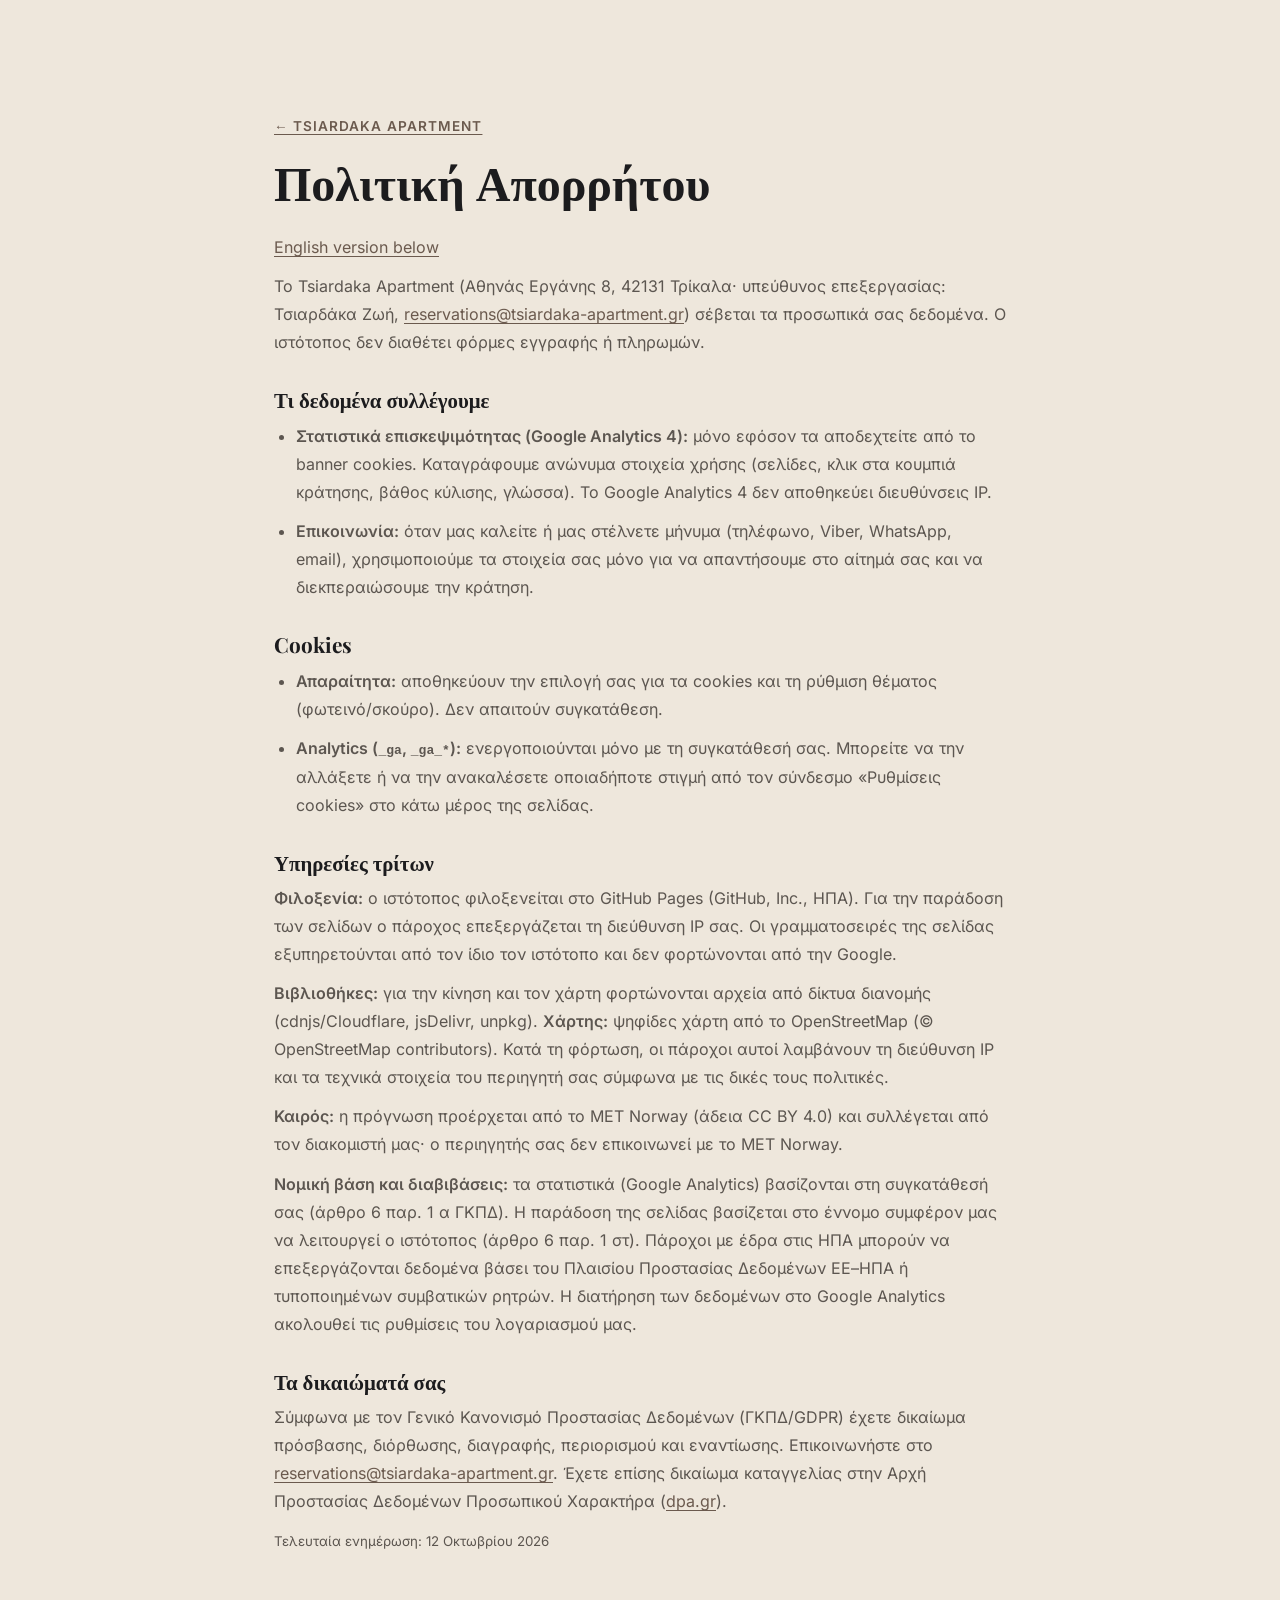
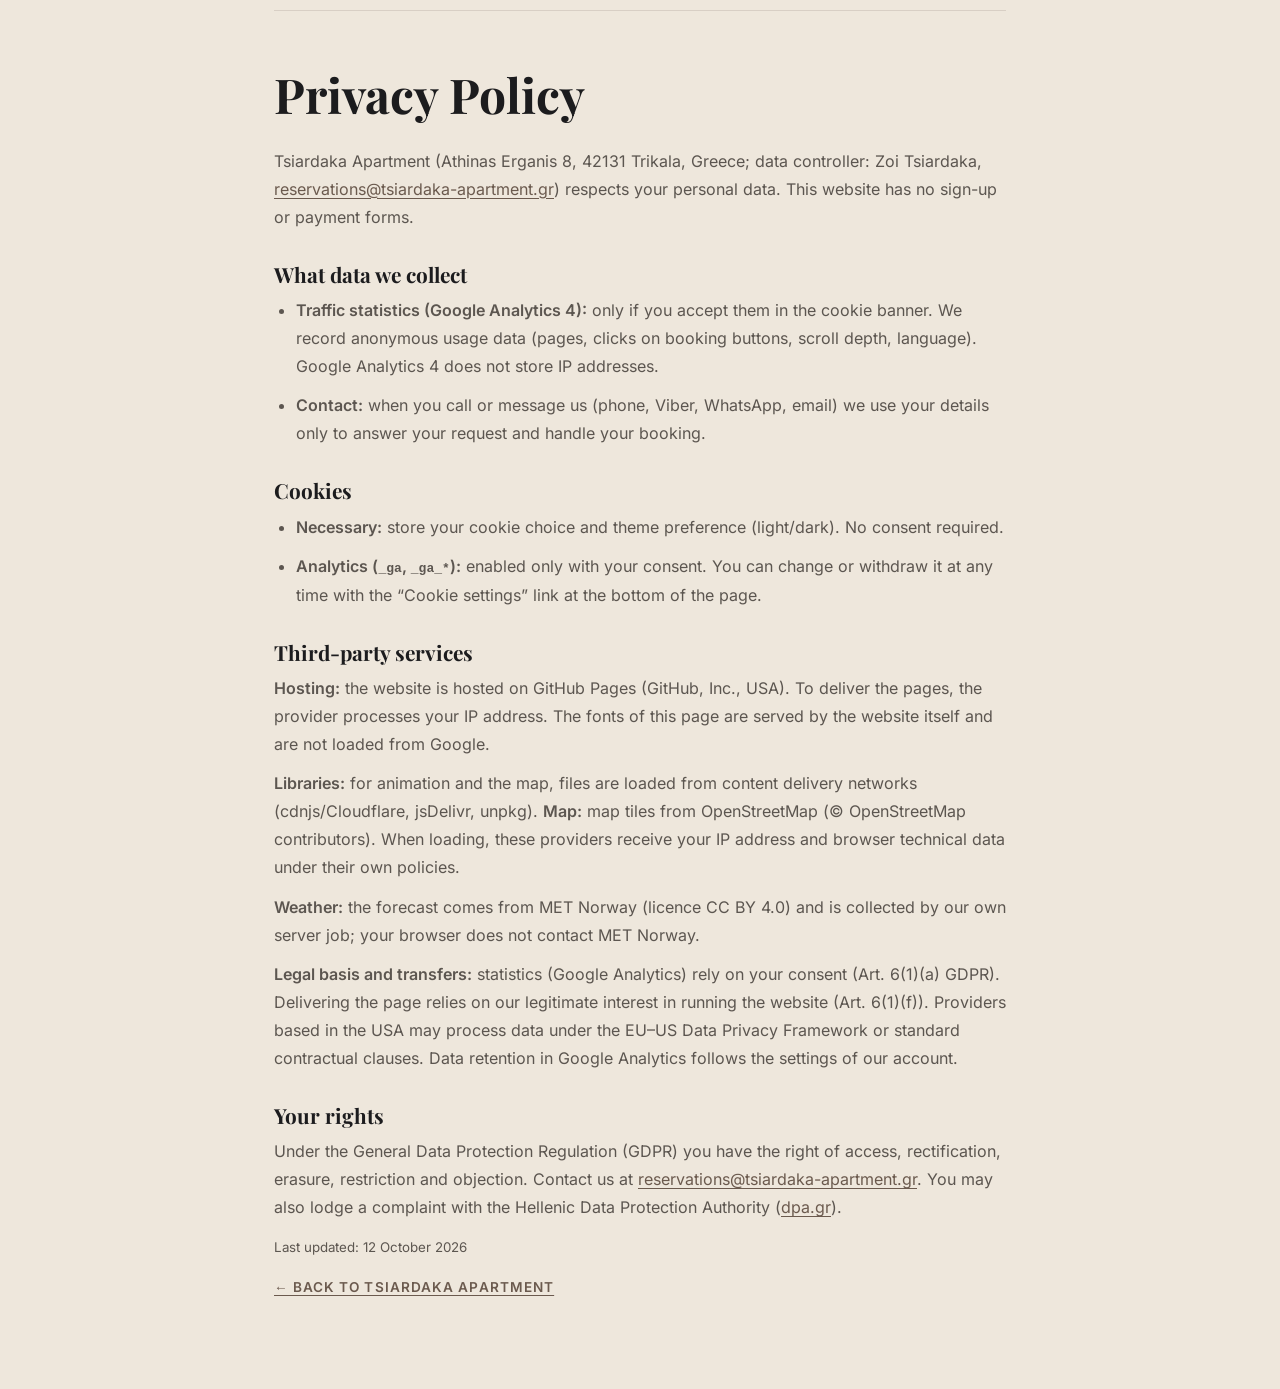
<file: privacy.html>
<!DOCTYPE html>
<html lang="el">
<head>
    <meta charset="UTF-8">
    <meta name="viewport" content="width=device-width, initial-scale=1.0">
    <title>Πολιτική Απορρήτου | Privacy Policy - Tsiardaka Apartment</title>
    <meta name="description" content="Πολιτική απορρήτου και cookies του Tsiardaka Apartment. Privacy and cookie policy of Tsiardaka Apartment.">
    <link rel="canonical" href="https://tsiardaka-apartment.gr/privacy.html">
    <link rel="icon" href="/images/favicon/favicon.ico" sizes="any">
    <link rel="icon" type="image/svg+xml" href="/images/favicon/favicon.svg">
    <link rel="stylesheet" href="/css/fonts.css">
    <link rel="stylesheet" href="css/style.css">
    <style>
        .legal { max-width: 780px; margin: 0 auto; padding: 7rem 1.5rem 4rem; }
        .legal h1 { font-size: clamp(2rem, 5vw, 3rem); margin-bottom: 1.5rem; color: var(--primary); }
        .legal h2 { font-size: 1.3rem; margin: 2rem 0 0.6rem; color: var(--primary); }
        .legal p, .legal li { color: var(--text-light); margin-bottom: 0.7rem; line-height: 1.75; }
        .legal ul { list-style: disc; padding-left: 1.4rem; }
        .legal a { color: var(--secondary); text-decoration: underline; text-underline-offset: 3px; }
        .legal hr { border: 0; border-top: 1px solid var(--card-border); margin: 3.5rem 0; }
        .legal-back { display: inline-block; margin-bottom: 1rem; font-size: 0.85rem; font-weight: 600; letter-spacing: 0.08em; text-transform: uppercase; }
    </style>
</head>
<body>
    <main class="legal">
        <section id="el" lang="el">
            <a class="legal-back" href="/">← Tsiardaka Apartment</a>
            <h1>Πολιτική Απορρήτου</h1>
            <p><a href="#en">English version below</a></p>
            <p>Το Tsiardaka Apartment (Αθηνάς Εργάνης 8, 42131 Τρίκαλα· υπεύθυνος επεξεργασίας: Τσιαρδάκα Ζωή, <a href="mailto:reservations@tsiardaka-apartment.gr">reservations@tsiardaka-apartment.gr</a>) σέβεται τα προσωπικά σας δεδομένα. Ο ιστότοπος δεν διαθέτει φόρμες εγγραφής ή πληρωμών.</p>

            <h2>Τι δεδομένα συλλέγουμε</h2>
            <ul>
                <li><strong>Στατιστικά επισκεψιμότητας (Google Analytics 4):</strong> μόνο εφόσον τα αποδεχτείτε από το banner cookies. Καταγράφουμε ανώνυμα στοιχεία χρήσης (σελίδες, κλικ στα κουμπιά κράτησης, βάθος κύλισης, γλώσσα). Το Google Analytics 4 δεν αποθηκεύει διευθύνσεις IP.</li>
                <li><strong>Επικοινωνία:</strong> όταν μας καλείτε ή μας στέλνετε μήνυμα (τηλέφωνο, Viber, WhatsApp, email), χρησιμοποιούμε τα στοιχεία σας μόνο για να απαντήσουμε στο αίτημά σας και να διεκπεραιώσουμε την κράτηση.</li>
            </ul>

            <h2>Cookies</h2>
            <ul>
                <li><strong>Απαραίτητα:</strong> αποθηκεύουν την επιλογή σας για τα cookies και τη ρύθμιση θέματος (φωτεινό/σκούρο). Δεν απαιτούν συγκατάθεση.</li>
                <li><strong>Analytics (<code>_ga</code>, <code>_ga_*</code>):</strong> ενεργοποιούνται μόνο με τη συγκατάθεσή σας. Μπορείτε να την αλλάξετε ή να την ανακαλέσετε οποιαδήποτε στιγμή από τον σύνδεσμο «Ρυθμίσεις cookies» στο κάτω μέρος της σελίδας.</li>
            </ul>

            <h2>Υπηρεσίες τρίτων</h2>
            <p><strong>Φιλοξενία:</strong> ο ιστότοπος φιλοξενείται στο GitHub Pages (GitHub, Inc., ΗΠΑ). Για την παράδοση των σελίδων ο πάροχος επεξεργάζεται τη διεύθυνση IP σας. Οι γραμματοσειρές της σελίδας εξυπηρετούνται από τον ίδιο τον ιστότοπο και δεν φορτώνονται από την Google.</p>
            <p><strong>Βιβλιοθήκες:</strong> για την κίνηση και τον χάρτη φορτώνονται αρχεία από δίκτυα διανομής (cdnjs/Cloudflare, jsDelivr, unpkg). <strong>Χάρτης:</strong> ψηφίδες χάρτη από το OpenStreetMap (© OpenStreetMap contributors). Κατά τη φόρτωση, οι πάροχοι αυτοί λαμβάνουν τη διεύθυνση IP και τα τεχνικά στοιχεία του περιηγητή σας σύμφωνα με τις δικές τους πολιτικές.</p>
            <p><strong>Καιρός:</strong> η πρόγνωση προέρχεται από το MET Norway (άδεια CC BY 4.0) και συλλέγεται από τον διακομιστή μας· ο περιηγητής σας δεν επικοινωνεί με το MET Norway.</p>
            <p><strong>Νομική βάση και διαβιβάσεις:</strong> τα στατιστικά (Google Analytics) βασίζονται στη συγκατάθεσή σας (άρθρο 6 παρ. 1 α ΓΚΠΔ). Η παράδοση της σελίδας βασίζεται στο έννομο συμφέρον μας να λειτουργεί ο ιστότοπος (άρθρο 6 παρ. 1 στ). Πάροχοι με έδρα στις ΗΠΑ μπορούν να επεξεργάζονται δεδομένα βάσει του Πλαισίου Προστασίας Δεδομένων ΕΕ–ΗΠΑ ή τυποποιημένων συμβατικών ρητρών. Η διατήρηση των δεδομένων στο Google Analytics ακολουθεί τις ρυθμίσεις του λογαριασμού μας.</p>

            <h2>Τα δικαιώματά σας</h2>
            <p>Σύμφωνα με τον Γενικό Κανονισμό Προστασίας Δεδομένων (ΓΚΠΔ/GDPR) έχετε δικαίωμα πρόσβασης, διόρθωσης, διαγραφής, περιορισμού και εναντίωσης. Επικοινωνήστε στο <a href="mailto:reservations@tsiardaka-apartment.gr">reservations@tsiardaka-apartment.gr</a>. Έχετε επίσης δικαίωμα καταγγελίας στην Αρχή Προστασίας Δεδομένων Προσωπικού Χαρακτήρα (<a href="https://www.dpa.gr" rel="noopener">dpa.gr</a>).</p>
            <p><small>Τελευταία ενημέρωση: 12 Οκτωβρίου 2026</small></p>
        </section>

        <hr>

        <section id="en" lang="en">
            <h1>Privacy Policy</h1>
            <p>Tsiardaka Apartment (Athinas Erganis 8, 42131 Trikala, Greece; data controller: Zoi Tsiardaka, <a href="mailto:reservations@tsiardaka-apartment.gr">reservations@tsiardaka-apartment.gr</a>) respects your personal data. This website has no sign-up or payment forms.</p>

            <h2>What data we collect</h2>
            <ul>
                <li><strong>Traffic statistics (Google Analytics 4):</strong> only if you accept them in the cookie banner. We record anonymous usage data (pages, clicks on booking buttons, scroll depth, language). Google Analytics 4 does not store IP addresses.</li>
                <li><strong>Contact:</strong> when you call or message us (phone, Viber, WhatsApp, email) we use your details only to answer your request and handle your booking.</li>
            </ul>

            <h2>Cookies</h2>
            <ul>
                <li><strong>Necessary:</strong> store your cookie choice and theme preference (light/dark). No consent required.</li>
                <li><strong>Analytics (<code>_ga</code>, <code>_ga_*</code>):</strong> enabled only with your consent. You can change or withdraw it at any time with the “Cookie settings” link at the bottom of the page.</li>
            </ul>

            <h2>Third-party services</h2>
            <p><strong>Hosting:</strong> the website is hosted on GitHub Pages (GitHub, Inc., USA). To deliver the pages, the provider processes your IP address. The fonts of this page are served by the website itself and are not loaded from Google.</p>
            <p><strong>Libraries:</strong> for animation and the map, files are loaded from content delivery networks (cdnjs/Cloudflare, jsDelivr, unpkg). <strong>Map:</strong> map tiles from OpenStreetMap (© OpenStreetMap contributors). When loading, these providers receive your IP address and browser technical data under their own policies.</p>
            <p><strong>Weather:</strong> the forecast comes from MET Norway (licence CC BY 4.0) and is collected by our own server job; your browser does not contact MET Norway.</p>
            <p><strong>Legal basis and transfers:</strong> statistics (Google Analytics) rely on your consent (Art. 6(1)(a) GDPR). Delivering the page relies on our legitimate interest in running the website (Art. 6(1)(f)). Providers based in the USA may process data under the EU–US Data Privacy Framework or standard contractual clauses. Data retention in Google Analytics follows the settings of our account.</p>

            <h2>Your rights</h2>
            <p>Under the General Data Protection Regulation (GDPR) you have the right of access, rectification, erasure, restriction and objection. Contact us at <a href="mailto:reservations@tsiardaka-apartment.gr">reservations@tsiardaka-apartment.gr</a>. You may also lodge a complaint with the Hellenic Data Protection Authority (<a href="https://www.dpa.gr" rel="noopener">dpa.gr</a>).</p>
            <p><small>Last updated: 12 October 2026</small></p>
            <p><a class="legal-back" href="/en/">← Back to Tsiardaka Apartment</a></p>
        </section>
    </main>
</body>
</html>
</file>
<file: css/fonts.css>
/* Fonts are served from this site (/fonts), not from Google: no visitor IP address is sent to Google Fonts. Both fonts: SIL Open Font License 1.1 */
@font-face { font-family: 'Inter'; font-style: normal; font-weight: 300; font-display: swap; src: url('../fonts/inter-latin-300-normal.woff2') format('woff2'); unicode-range: U+0000-00FF,U+0131,U+0152-0153,U+02BB-02BC,U+02C6,U+02DA,U+02DC,U+0304,U+0308,U+0329,U+2000-206F,U+20AC,U+2122,U+2191,U+2193,U+2212,U+2215,U+FEFF,U+FFFD; }
@font-face { font-family: 'Inter'; font-style: normal; font-weight: 300; font-display: swap; src: url('../fonts/inter-greek-300-normal.woff2') format('woff2'); unicode-range: U+0370-0377,U+037A-037F,U+0384-038A,U+038C,U+038E-03A1,U+03A3-03FF; }
@font-face { font-family: 'Inter'; font-style: normal; font-weight: 400; font-display: swap; src: url('../fonts/inter-latin-400-normal.woff2') format('woff2'); unicode-range: U+0000-00FF,U+0131,U+0152-0153,U+02BB-02BC,U+02C6,U+02DA,U+02DC,U+0304,U+0308,U+0329,U+2000-206F,U+20AC,U+2122,U+2191,U+2193,U+2212,U+2215,U+FEFF,U+FFFD; }
@font-face { font-family: 'Inter'; font-style: normal; font-weight: 400; font-display: swap; src: url('../fonts/inter-greek-400-normal.woff2') format('woff2'); unicode-range: U+0370-0377,U+037A-037F,U+0384-038A,U+038C,U+038E-03A1,U+03A3-03FF; }
@font-face { font-family: 'Inter'; font-style: normal; font-weight: 500; font-display: swap; src: url('../fonts/inter-latin-500-normal.woff2') format('woff2'); unicode-range: U+0000-00FF,U+0131,U+0152-0153,U+02BB-02BC,U+02C6,U+02DA,U+02DC,U+0304,U+0308,U+0329,U+2000-206F,U+20AC,U+2122,U+2191,U+2193,U+2212,U+2215,U+FEFF,U+FFFD; }
@font-face { font-family: 'Inter'; font-style: normal; font-weight: 500; font-display: swap; src: url('../fonts/inter-greek-500-normal.woff2') format('woff2'); unicode-range: U+0370-0377,U+037A-037F,U+0384-038A,U+038C,U+038E-03A1,U+03A3-03FF; }
@font-face { font-family: 'Inter'; font-style: normal; font-weight: 600; font-display: swap; src: url('../fonts/inter-latin-600-normal.woff2') format('woff2'); unicode-range: U+0000-00FF,U+0131,U+0152-0153,U+02BB-02BC,U+02C6,U+02DA,U+02DC,U+0304,U+0308,U+0329,U+2000-206F,U+20AC,U+2122,U+2191,U+2193,U+2212,U+2215,U+FEFF,U+FFFD; }
@font-face { font-family: 'Inter'; font-style: normal; font-weight: 600; font-display: swap; src: url('../fonts/inter-greek-600-normal.woff2') format('woff2'); unicode-range: U+0370-0377,U+037A-037F,U+0384-038A,U+038C,U+038E-03A1,U+03A3-03FF; }
@font-face { font-family: 'Playfair Display'; font-style: normal; font-weight: 400; font-display: swap; src: url('../fonts/playfair-display-latin-400-normal.woff2') format('woff2'); unicode-range: U+0000-00FF,U+0131,U+0152-0153,U+02BB-02BC,U+02C6,U+02DA,U+02DC,U+0304,U+0308,U+0329,U+2000-206F,U+20AC,U+2122,U+2191,U+2193,U+2212,U+2215,U+FEFF,U+FFFD; }
@font-face { font-family: 'Playfair Display'; font-style: normal; font-weight: 500; font-display: swap; src: url('../fonts/playfair-display-latin-500-normal.woff2') format('woff2'); unicode-range: U+0000-00FF,U+0131,U+0152-0153,U+02BB-02BC,U+02C6,U+02DA,U+02DC,U+0304,U+0308,U+0329,U+2000-206F,U+20AC,U+2122,U+2191,U+2193,U+2212,U+2215,U+FEFF,U+FFFD; }
@font-face { font-family: 'Playfair Display'; font-style: normal; font-weight: 600; font-display: swap; src: url('../fonts/playfair-display-latin-600-normal.woff2') format('woff2'); unicode-range: U+0000-00FF,U+0131,U+0152-0153,U+02BB-02BC,U+02C6,U+02DA,U+02DC,U+0304,U+0308,U+0329,U+2000-206F,U+20AC,U+2122,U+2191,U+2193,U+2212,U+2215,U+FEFF,U+FFFD; }
@font-face { font-family: 'Playfair Display'; font-style: normal; font-weight: 700; font-display: swap; src: url('../fonts/playfair-display-latin-700-normal.woff2') format('woff2'); unicode-range: U+0000-00FF,U+0131,U+0152-0153,U+02BB-02BC,U+02C6,U+02DA,U+02DC,U+0304,U+0308,U+0329,U+2000-206F,U+20AC,U+2122,U+2191,U+2193,U+2212,U+2215,U+FEFF,U+FFFD; }
@font-face { font-family: 'Playfair Display'; font-style: italic; font-weight: 400; font-display: swap; src: url('../fonts/playfair-display-latin-400-italic.woff2') format('woff2'); unicode-range: U+0000-00FF,U+0131,U+0152-0153,U+02BB-02BC,U+02C6,U+02DA,U+02DC,U+0304,U+0308,U+0329,U+2000-206F,U+20AC,U+2122,U+2191,U+2193,U+2212,U+2215,U+FEFF,U+FFFD; }
@font-face { font-family: 'Playfair Display'; font-style: italic; font-weight: 500; font-display: swap; src: url('../fonts/playfair-display-latin-500-italic.woff2') format('woff2'); unicode-range: U+0000-00FF,U+0131,U+0152-0153,U+02BB-02BC,U+02C6,U+02DA,U+02DC,U+0304,U+0308,U+0329,U+2000-206F,U+20AC,U+2122,U+2191,U+2193,U+2212,U+2215,U+FEFF,U+FFFD; }
@font-face { font-family: 'Playfair Display'; font-style: italic; font-weight: 600; font-display: swap; src: url('../fonts/playfair-display-latin-600-italic.woff2') format('woff2'); unicode-range: U+0000-00FF,U+0131,U+0152-0153,U+02BB-02BC,U+02C6,U+02DA,U+02DC,U+0304,U+0308,U+0329,U+2000-206F,U+20AC,U+2122,U+2191,U+2193,U+2212,U+2215,U+FEFF,U+FFFD; }
</file>
<file: css/style.css>
@import url('fonts.css'); /* self-hosted fonts (no Google Fonts) */

/* ================================================================
   TSIARDAKA APARTMENT - MODERN ELEGANT DESIGN SYSTEM
   Grey · White · Black · Walnut
   ================================================================ */

/* 1. VARIABLES */
:root {
    --primary: #1C1C1E;
    --secondary: #6B5A4E;
    --accent: #B5ADA5;
    --cream: #EEE7DC;
    --warm-white: #F7F2EA;
    --warm-gray: #625B55;
    --gold: #9A8573;
    --deep-green: #4A5E54;
    --text-dark: #1C1C1E;
    --text-light: #5C5650;
    --shadow-warm: 0 8px 32px rgba(28, 28, 30, 0.08);
    --glass-bg: rgba(238, 231, 220, 0.9);
    --glass-border: rgba(28, 28, 30, 0.08);
    --card-bg: #FCFAF6;
    --card-border: rgba(74, 51, 40, 0.13);
    --section-alt: #E3D9CA;
    /* Premium layered shadows (light mode) */
    --card-shadow: 0 1px 2px rgba(74, 51, 40, 0.08), 0 10px 28px rgba(74, 51, 40, 0.12), 0 22px 60px rgba(74, 51, 40, 0.10);
    --card-shadow-hover: 0 2px 6px rgba(74, 51, 40, 0.12), 0 18px 40px rgba(74, 51, 40, 0.18), 0 32px 80px rgba(74, 51, 40, 0.14);
}

/* DARK THEME */
[data-theme="dark"] {
    --primary: #F5F4F2;
    --secondary: #C4A882;
    --accent: #8A8580;
    --cream: #141416;
    --warm-white: #1C1C1E;
    --warm-gray: #7A756F;
    --gold: #C4A882;
    --text-dark: #F5F4F2;
    --text-light: #A09A94;
    --shadow-warm: 0 8px 32px rgba(0, 0, 0, 0.3);
    --glass-bg: rgba(20, 20, 22, 0.92);
    --glass-border: rgba(245, 244, 242, 0.08);
    --card-bg: #1E1E20;
    --card-border: rgba(245, 244, 242, 0.06);
    --section-alt: #1C1C1E;
    --card-shadow: 0 1px 2px rgba(0, 0, 0, 0.3), 0 10px 28px rgba(0, 0, 0, 0.4), 0 22px 60px rgba(0, 0, 0, 0.35);
    --card-shadow-hover: 0 2px 6px rgba(0, 0, 0, 0.4), 0 18px 40px rgba(0, 0, 0, 0.5), 0 32px 80px rgba(0, 0, 0, 0.45);
}
/* Dark mode button overrides — keep dark bg with light text */
[data-theme="dark"] .lang-btn.active { background: #F5F4F2; color: #1C1C1E; border-color: #F5F4F2; }
[data-theme="dark"] .nav-book-btn { color: #F5F4F2; border-color: #F5F4F2; }
[data-theme="dark"] .nav-book-btn:hover { background: #F5F4F2; color: #1C1C1E; }
[data-theme="dark"] .calendar-cell.selected { background: #C4A882; color: #1C1C1E; box-shadow: 0 4px 12px rgba(0,0,0,0.5); }
[data-theme="dark"] .calendar-cell.in-range { background: rgba(196, 168, 130, 0.3); color: #F5F4F2; }
[data-theme="dark"] .availability-btn { background: #F5F4F2; color: #1C1C1E; }
[data-theme="dark"] .availability-btn:hover { background: var(--secondary); color: #fff; }
[data-theme="dark"] .floating-book-toggle { background: #F5F4F2; color: #1C1C1E; }
[data-theme="dark"] .floating-book-toggle:hover { background: var(--secondary); color: #fff; }
[data-theme="dark"] .back-to-top { background: #F5F4F2; color: #1C1C1E; }
[data-theme="dark"] .back-to-top:hover { background: var(--secondary); color: #fff; }
[data-theme="dark"] .nav-logo img { filter: brightness(0) invert(1); }
.navbar.nav-transparent .nav-logo img { filter: brightness(0) invert(1); }
[data-theme="dark"] .footer-links a, [data-theme="dark"] .footer-links span { color: #F5F4F2; }
[data-theme="dark"] .legend-dot.selected { background: #C4A882; }

/* 2. RESET & BASE */
*, *::before, *::after { margin: 0; padding: 0; box-sizing: border-box; }
html { scroll-behavior: auto; -webkit-font-smoothing: antialiased; -moz-osx-font-smoothing: grayscale; }
body {
    font-family: 'Inter', sans-serif;
    color: var(--text-dark);
    background: var(--cream);
    overflow-x: hidden;
    line-height: 1.7;
    text-rendering: optimizeLegibility;
    transition: background 0.4s, color 0.4s;
}
img { max-width: 100%; height: auto; display: block; }
a { text-decoration: none; color: inherit; transition: color 0.3s; }
ul { list-style: none; }
h1, h2, h3, h4, h5, h6 { font-family: 'Playfair Display', serif; line-height: 1.15; }
::selection { background: var(--secondary); color: #fff; }
.container { max-width: 1200px; margin: 0 auto; padding: 0 clamp(1.25rem, 4vw, 3rem); }
.section-padding { padding: clamp(5rem, 10vw, 10rem) 0; }
.section-label {
    display: inline-block;
    text-transform: uppercase;
    letter-spacing: 0.2em;
    color: var(--secondary);
    font-size: 0.72rem;
    font-weight: 600;
    margin-bottom: 1rem;
    position: relative;
    padding-left: 2.5rem;
}
.section-label::before {
    content: '';
    position: absolute;
    left: 0;
    top: 50%;
    width: 1.8rem;
    height: 1px;
    background: var(--secondary);
}
.section-title {
    font-family: 'Playfair Display', serif;
    font-size: clamp(2.2rem, 4.5vw, 3.5rem);
    color: var(--primary);
    margin-bottom: 2.5rem;
    line-height: 1.1;
    letter-spacing: -0.02em;
}

/* 3. PRELOADER */
.preloader {
    position: fixed;
    inset: 0;
    z-index: 9999;
    background: #1C1C1E;
    display: flex;
    align-items: center;
    justify-content: center;
    transition: opacity 0.8s cubic-bezier(0.4, 0, 0.2, 1), visibility 0.8s;
}
.no-preloader .preloader { display: none; }
.preloader.hidden { opacity: 0; visibility: hidden; pointer-events: none; }
/* Last-resort fail-safe, needs no JavaScript: if the scripts never run (a missing file, a blocked script), the loading screen still goes away */
.preloader { animation: preloaderFailsafe 0.6s ease 9s forwards; }
@keyframes preloaderFailsafe { to { opacity: 0; visibility: hidden; pointer-events: none; } }
.preloader-content { text-align: center; }
.preloader-logo-wrap {
    position: relative;
    display: flex;
    flex-direction: column;
    align-items: center;
    margin-bottom: 1.5rem;
}
.preloader-roof {
    width: clamp(100px, 18vw, 160px);
    height: auto;
    color: var(--accent);
    margin-bottom: 1.5rem;
}
.preloader-roof path {
    stroke-dasharray: 200;
    stroke-dashoffset: 200;
    animation: roofDraw 1.6s cubic-bezier(0.65, 0, 0.35, 1) forwards;
}
.preloader-roof path:nth-child(2) {
    animation-delay: 0.3s;
}
@keyframes roofDraw {
    to { stroke-dashoffset: 0; }
}
.preloader-logo {
    height: clamp(100px, 7vw, 72px);
    width: auto;
    filter: brightness(0) invert(1);
    opacity: 0;
    animation: logoFadeIn 0.8s 0.6s cubic-bezier(0.4, 0, 0.2, 1) forwards;
}
@keyframes logoFadeIn {
    from { opacity: 0; transform: translateY(8px); }
    to { opacity: 1; transform: translateY(0); }
}
.preloader-tagline {
    font-family: 'Inter', sans-serif;
    font-size: clamp(0.75rem, 1.2vw, 0.95rem);
    letter-spacing: 0.25em;
    text-transform: uppercase;
    color: var(--warm-gray);
    margin-bottom: 2.5rem;
    opacity: 0;
    animation: logoFadeIn 0.6s 1s ease forwards;
}
.preloader-progress {
    width: 160px;
    height: 1px;
    background: rgba(255, 255, 255, 0.1);
    margin: 0 auto;
    border-radius: 1px;
    overflow: hidden;
}
.preloader-bar {
    width: 0%;
    height: 100%;
    background: linear-gradient(90deg, var(--accent), var(--warm-gray));
    transition: width 0.3s;
}

/* 4. CUSTOM CURSOR */
.cursor-dot {
    width: 6px;
    height: 6px;
    background: var(--gold);
    border-radius: 50%;
    position: fixed;
    top: 0; left: 0;
    z-index: 9998;
    pointer-events: none;
    mix-blend-mode: difference;
}
.cursor-ring {
    width: 36px;
    height: 36px;
    border: 2px solid var(--gold);
    border-radius: 50%;
    position: fixed;
    top: 0; left: 0;
    z-index: 9997;
    pointer-events: none;
    transition: transform 0.15s, border-color 0.3s;
}
.cursor-ring.hover { transform: scale(1.8); border-color: rgba(154, 133, 115, 0.5); }
.cursor-ring.drag::after,
.cursor-ring.view::after {
    content: 'Drag';
    position: absolute;
    top: 50%; left: 50%;
    transform: translate(-50%, -50%);
    font-size: 0.55rem;
    font-weight: 600;
    color: var(--gold);
    text-transform: uppercase;
    letter-spacing: 0.05em;
    white-space: nowrap;
}
.cursor-ring.view::after { content: 'View'; }
@media (hover: none) { .cursor-dot, .cursor-ring { display: none !important; } }

/* 5. SCROLL PROGRESS */
#scroll-progress {
    position: fixed;
    top: 0; left: 0;
    height: 3px;
    background: var(--secondary);
    z-index: 9996;
    width: 0%;
    transform-origin: left;
    transition: width 0.1s linear;
}

/* 6. SKIP LINK */
.skip-link {
    position: absolute;
    top: -100%;
    left: 1rem;
    background: var(--gold);
    color: #fff;
    padding: 0.75rem 1.5rem;
    border-radius: 0 0 8px 8px;
    z-index: 10000;
    font-weight: 600;
    font-size: 0.85rem;
}
.skip-link:focus { top: 0; }

/* 7. NAVIGATION — Single row: logo + links on the left, toggles + book on the right */
.navbar {
    position: fixed;
    top: 0;
    width: 100%;
    z-index: 1000;
    backdrop-filter: blur(20px);
    -webkit-backdrop-filter: blur(20px);
    background: var(--glass-bg);
    border-bottom: 1px solid var(--glass-border);
    transition: background 0.4s, border-color 0.4s, backdrop-filter 0.4s, transform 0.45s cubic-bezier(0.16, 1, 0.3, 1);
    will-change: transform;
}
/* Transparent while hero is in view: soft dark scrim for legibility + a frosted hairline with a blurred glow underneath */
.navbar.nav-transparent {
    background: linear-gradient(to bottom, rgba(14, 14, 16, 0.5), rgba(14, 14, 16, 0));
    border-color: rgba(255, 255, 255, 0.22);
    backdrop-filter: none;
    -webkit-backdrop-filter: none;
}
.navbar::after {
    content: '';
    position: absolute;
    left: 0; right: 0; bottom: -16px;
    height: 16px;
    pointer-events: none;
    opacity: 0;
    background: linear-gradient(to bottom, rgba(255, 255, 255, 0.07), rgba(255, 255, 255, 0));
    -webkit-backdrop-filter: blur(4px);
    backdrop-filter: blur(4px);
    -webkit-mask-image: linear-gradient(to bottom, #000, transparent);
    mask-image: linear-gradient(to bottom, #000, transparent);
    transition: opacity 0.4s;
}
.navbar.nav-transparent::after { opacity: 1; }
.navbar.menu-open::after { opacity: 0; }
.navbar.menu-open, .navbar.menu-open.nav-transparent { background: transparent; border-color: rgba(255, 255, 255, 0.15); backdrop-filter: none; -webkit-backdrop-filter: none; }
/* Auto-hide while scrolling down, show on scroll up */
.navbar.nav-hidden { transform: translateY(calc(-100% - 24px)); }

.nav-row {
    display: grid;
    grid-template-columns: minmax(0, 1fr) auto minmax(0, 1fr); /* equal side columns = logo exactly centred */
    align-items: center;
    gap: 1.5rem;
    padding: clamp(0.9rem, 1.6vw, 1.3rem) clamp(1rem, 4vw, 3rem);
    transition: padding 0.4s cubic-bezier(0.16, 1, 0.3, 1);
}
.nav-left, .nav-right {
    display: flex;
    align-items: center;
    gap: clamp(1rem, 2.5vw, 2.5rem);
}
.nav-left { justify-content: flex-start; }
.nav-right { justify-content: flex-end; }
.nav-logo { flex: 0 0 auto; }
.nav-logo img { height: clamp(60px, 5.4vw, 78px); width: auto; transition: height 0.4s cubic-bezier(0.16, 1, 0.3, 1); }
.nav-tools { display: none; align-items: center; gap: 0.6rem; }

.nav-links {
    display: flex;
    gap: clamp(0.7rem, 1vw, 1.3rem);
    padding: 0;
    list-style: none;
}
.nav-links a {
    color: var(--text-dark);
    font-weight: 500;
    text-transform: uppercase;
    letter-spacing: 0.05em;
    font-size: 0.7rem;
    position: relative;
    padding: 0.25rem 0;
}
.nav-transparent .nav-links a { color: #fff; }
.nav-transparent .hamburger span { background: #fff; }
/* menu open: the overlay is light, so the X and the logo must be dark even over the hero */
.navbar.menu-open .hamburger span { background: #fff; }
.navbar.menu-open .nav-logo img { filter: brightness(0) invert(1); }
.navbar.menu-open .lang-btn, .navbar.menu-open .theme-toggle { color: #fff; border-color: rgba(255, 255, 255, 0.4); }
.navbar.menu-open .lang-btn.active { background: #fff; color: #1C1C1E; border-color: #fff; }

.nav-book-btn {
    font-size: 0.72rem;
    font-weight: 600;
    text-transform: uppercase;
    letter-spacing: 0.1em;
    color: var(--text-dark);
    border: 1px solid var(--text-dark);
    padding: 0.5rem 1.5rem;
    border-radius: 999px;
    transition: all 0.3s;
    white-space: nowrap;
}
.nav-book-btn:hover {
    background: var(--primary);
    color: #fff;
}
.nav-transparent .nav-book-btn {
    color: #fff;
    border-color: #fff;
}
.nav-transparent .nav-book-btn:hover {
    background: var(--card-bg);
    color: var(--primary);
}
.nav-links a::after {
    content: '';
    position: absolute;
    bottom: 0; left: 0;
    width: 100%;
    height: 1px;
    background: var(--secondary);
    transform: scaleX(0);
    transform-origin: right;
    transition: transform 0.3s ease;
}
.nav-links a:hover::after { transform: scaleX(1); transform-origin: left; }
/* Language toggle */
.lang-toggle { display: flex; gap: 0.25rem; }
.lang-btn {
    padding: 0.2rem 0.45rem;
    border-radius: 0;
    border: 1px solid var(--glass-border);
    font-size: 0.65rem;
    font-weight: 600;
    background: transparent;
    color: var(--text-dark);
    cursor: pointer;
    transition: all 0.3s;
    font-family: 'Inter', sans-serif;
    letter-spacing: 0.05em;
}
.nav-transparent .lang-btn { color: #fff; border-color: rgba(255,255,255,0.3); }
.lang-btn.active { background: var(--primary); color: #fff; border-color: var(--primary); }
/* Theme toggle */
.theme-toggle {
    background: none;
    border: 1px solid var(--card-border);
    color: var(--text-dark);
    cursor: pointer;
    width: 32px;
    height: 32px;
    border-radius: 50%;
    display: flex;
    align-items: center;
    justify-content: center;
    font-size: 1rem;
    transition: all 0.3s;
    padding: 0;
    line-height: 1;
}
.theme-toggle:hover { border-color: var(--secondary); }
.nav-transparent .theme-toggle { color: #fff; border-color: rgba(255,255,255,0.3); }
.theme-toggle .icon-sun { display: none; }
.theme-toggle .icon-moon { display: block; }
[data-theme="dark"] .theme-toggle .icon-sun { display: block; }
[data-theme="dark"] .theme-toggle .icon-moon { display: none; }

/* Hamburger */
.hamburger {
    display: none;
    flex-direction: column;
    gap: 5px;
    background: none;
    border: none;
    cursor: pointer;
    padding: 4px;
}
.hamburger span {
    display: block;
    width: 22px;
    height: 1.5px;
    background: var(--text-dark);
    transition: transform 0.3s, opacity 0.3s;
}
.hamburger.active span:nth-child(1) { transform: translateY(6.5px) rotate(45deg); }
.hamburger.active span:nth-child(2) { opacity: 0; }
.hamburger.active span:nth-child(3) { transform: translateY(-6.5px) rotate(-45deg); }

/* TOUCH TARGETS: visible size unchanged, hit area grows to >= 44px */
.nav-links a::before,
.lang-btn::before,
.poi-pin::before,
.footer-links a::before {
    content: '';
    position: absolute;
    inset: -12px -8px;
}
.lang-btn, .poi-pin, .footer-links a { position: relative; }
.lang-btn::before { inset: -13px -6px; }
.theme-toggle { width: 40px; height: 40px; }
.hamburger { padding: 12px; margin-right: -12px; }
.footer-links li { padding: 0.15rem 0; }

/* 8. MOBILE MENU */
.mobile-menu {
    position: fixed;
    inset: 0;
    background-color: #0E0E10;
    z-index: 999;
    display: flex;
    flex-direction: column;
    justify-content: center;
    align-items: center;
    gap: 1.5rem;
    padding: 6rem 1.5rem 3rem;
    overflow-y: auto;
    transform: translateX(100%);
    visibility: hidden;
    transition: transform 0.4s cubic-bezier(0.16, 1, 0.3, 1), visibility 0s 0.4s;
}
/* Photo background (the hero's Elf Mill photo, so it is already cached) is fetched the first time the menu opens */
.mobile-menu.active {
    transform: translateX(0);
    visibility: visible;
    transition: transform 0.4s cubic-bezier(0.16, 1, 0.3, 1), visibility 0s;
    background-image: linear-gradient(to bottom, rgba(14, 14, 16, 0.78), rgba(14, 14, 16, 0.9)), url('../images/attractions/mylos/panoramic-1280.webp');
    background-size: cover;
    background-position: center;
}
.mobile-menu a {
    font-family: 'Playfair Display', serif;
    font-size: 2rem;
    color: #fff;
    transition: color 0.3s;
}
.mobile-menu a:hover { color: var(--accent); }
.mobile-book-btn {
    margin-top: 1rem;
    font-family: 'Inter', sans-serif !important;
    font-size: 0.85rem !important;
    text-transform: uppercase;
    letter-spacing: 0.12em;
    border: 1px solid rgba(255, 255, 255, 0.7);
    border-radius: 999px;
    padding: 0.8rem 2.2rem;
}
.mobile-book-btn:hover { background: #fff; color: #1C1C1E !important; }
/* Language and theme buttons already live in the header: the menu only repeats the theme button on tiny phones where the header has no room for it */
.mobile-lang-toggle { display: none; margin-top: 0.5rem; }
@media (max-width: 380px) {
    .mobile-lang-toggle { display: flex; }
    .mobile-lang-toggle .lang-btn { display: none; }
    .mobile-lang-toggle .theme-toggle { color: #fff; border-color: rgba(255, 255, 255, 0.4); }
}

/* 9. HERO */
.hero {
    min-height: 100vh;
    position: relative;
    display: flex;
    align-items: center;
    justify-content: center;
    overflow: hidden;
}
.hero-bg {
    position: absolute;
    inset: 0;
    background-size: cover;
    background-position: center;
    will-change: transform;
}
.hero-bg img { width: 100%; height: 100%; object-fit: cover; object-position: center; }
.hero-overlay {
    position: absolute;
    inset: 0;
    /* one overlay for both themes: clear photo, a little shade behind the text and at the bottom */
    background: linear-gradient(to top, rgba(0,0,0,0.55) 0%, rgba(0,0,0,0.28) 35%, rgba(0,0,0,0.12) 65%, rgba(0,0,0,0) 100%);
}
.hero-content {
    position: relative;
    z-index: 2;
    text-align: center;
    color: #fff;
    max-width: 800px;
    padding: 0 1.5rem;
}
.hero-title {
    font-size: clamp(1.8rem, 7vw, 5rem);
    font-weight: 700;
    line-height: 1.05;
    margin-bottom: 1.5rem;
    letter-spacing: -0.02em;
    white-space: nowrap;
    max-width: 100%;
}
.hero-title .char { display: inline-block; opacity: 0; }
.hero-title, .hero-subtitle { text-shadow: 0 2px 18px rgba(0,0,0,0.45); }
@media (max-width: 480px) {
    .hero-title { font-size: clamp(1.4rem, 8vw, 2.2rem); }
}
.hero-subtitle {
    font-size: clamp(1rem, 2vw, 1.25rem);
    font-weight: 300;
    opacity: 0.85;
    margin-bottom: 2.5rem;
    font-family: 'Inter', sans-serif;
    letter-spacing: 0.01em;
    max-width: 560px;
    margin-left: auto;
    margin-right: auto;
}
.hero-cta {
    display: inline-block;
    padding: 1.1rem 3rem;
    background: transparent;
    color: #fff;
    border: 1px solid rgba(255,255,255,0.6);
    border-radius: 0;
    font-weight: 500;
    letter-spacing: 0.15em;
    text-transform: uppercase;
    font-size: 0.78rem;
    transition: all 0.4s cubic-bezier(0.16, 1, 0.3, 1);
    font-family: 'Inter', sans-serif;
    position: relative;
    overflow: hidden;
}
.hero-cta::before {
    content: '';
    position: absolute;
    inset: 0;
    background: var(--card-bg);
    transform: translateY(100%);
    transition: transform 0.4s cubic-bezier(0.16, 1, 0.3, 1);
}
.hero-cta span, .hero-cta { position: relative; z-index: 1; }
.hero-cta:hover {
    color: var(--primary);
    border-color: #fff;
}
.hero-cta:hover::before { transform: translateY(0); }
.hero-cta:active { transform: scale(0.98); }
.scroll-indicator {
    position: absolute;
    bottom: 2rem;
    left: 50%;
    transform: translateX(-50%);
    color: #fff;
    animation: bounce 2s infinite;
    opacity: 0.7;
}
@keyframes bounce {
    0%, 100% { transform: translateX(-50%) translateY(0); }
    50% { transform: translateX(-50%) translateY(10px); }
}

/* 10. ABOUT */
#about { background: var(--section-alt); }
.about-grid {
    display: grid;
    grid-template-columns: 1fr 1fr;
    gap: 4rem;
    align-items: start;
}
.about-text p {
    color: var(--text-light);
    line-height: 1.8;
    margin-bottom: 1rem;
    font-size: 1rem;
}
.about-text p.about-alias { font-size: 0.92rem; font-style: italic; opacity: 0.9; }
.stats-grid {
    display: grid;
    grid-template-columns: repeat(4, minmax(0, 1fr));
    gap: 1rem;
    margin-top: 2.5rem;
}
.stat-item { text-align: center; }
.about-facts { margin-top: 1.5rem; font-size: 0.92rem; color: var(--text-light); letter-spacing: 0.04em; text-align: center; }
.stat-number {
    font-size: clamp(1.9rem, 2.6vw, 2.5rem);
    font-weight: 700;
    color: var(--secondary);
    font-family: 'Playfair Display', serif;
}
.stat-label {
    font-size: 0.8rem;
    color: var(--warm-gray);
    margin-top: 0.25rem;
}

/* 11. ABOUT PHOTO */
.about-photo {
    position: sticky;
    top: 7rem;
    border-radius: 16px;
    overflow: hidden;
    box-shadow: var(--card-shadow-hover);
    aspect-ratio: 3 / 4;
    max-height: 80vh;
    justify-self: end;
    width: 100%;
    max-width: 540px;
}
.about-photo img { width: 100%; height: 100%; object-fit: cover; will-change: transform; }


/* 12. GALLERY */
#gallery { background: var(--cream); overflow: hidden; }
.gallery-strip {
    display: flex;
    gap: 1.5rem;
    padding: 2rem 3rem;
    cursor: grab;
    user-select: none;
}
.gallery-strip:active { cursor: grabbing; }
.gallery-strip-item {
    flex-shrink: 0;
    width: clamp(300px, 38vw, 480px);
    height: clamp(380px, 52vw, 620px);
    border-radius: 4px;
    overflow: hidden;
    position: relative;
}
.gallery-strip-item:nth-child(odd) { transform: rotate(0.8deg); }
.gallery-strip-item:nth-child(even) { transform: rotate(-0.8deg); }
.gallery-strip-item img {
    width: 100%;
    height: 100%;
    object-fit: cover;
    transition: transform 0.8s cubic-bezier(0.16, 1, 0.3, 1);
}
.gallery-strip-item:hover img { transform: scale(1.06); }
.gallery-strip-item { cursor: pointer; }
.gallery-strip-item:focus-visible { outline: 3px solid var(--secondary); outline-offset: 4px; }
.gallery-caption {
    position: absolute;
    left: 0; right: 0; bottom: 0;
    padding: 2.5rem 1.25rem 1rem;
    color: #fff;
    font-family: 'Playfair Display', serif;
    font-size: 1.1rem;
    background: linear-gradient(to top, rgba(28,28,30,0.7), transparent);
    pointer-events: none;
    transform: translateY(6px);
    opacity: 0.92;
    transition: transform 0.4s cubic-bezier(0.16, 1, 0.3, 1), opacity 0.4s;
}
.gallery-strip-item:hover .gallery-caption, .gallery-strip-item:focus-visible .gallery-caption { transform: none; opacity: 1; }
.gallery-strip.gallery-native { overflow-x: auto; cursor: auto; scrollbar-width: none; overscroll-behavior-x: contain; }
.gallery-strip.gallery-native::-webkit-scrollbar { display: none; }
.gallery-count { display: none; font-size: 0.85rem; color: var(--text-light); font-variant-numeric: tabular-nums; }
.gallery-rooms { display: flex; flex-wrap: wrap; gap: 0.5rem; margin: -1rem 0 0.5rem; }
.gallery-room {
    padding: 0.55rem 1.1rem; border-radius: 999px; border: 1px solid var(--card-border);
    background: var(--card-bg); color: var(--text-dark); font: inherit; font-size: 0.82rem; font-weight: 500; cursor: pointer;
    transition: background 0.3s, color 0.3s, border-color 0.3s, transform 0.3s;
}
.gallery-room:hover { transform: translateY(-1px); border-color: var(--secondary); }
.gallery-room.active { background: var(--secondary); color: #fff; border-color: var(--secondary); }
@media (max-width: 768px) { .gallery-rooms { flex-wrap: nowrap; overflow-x: auto; scrollbar-width: none; padding-bottom: 0.25rem; } .gallery-rooms::-webkit-scrollbar { display: none; } .gallery-room { flex: 0 0 auto; } }
.gallery-viewall {
    padding: 0.65rem 1.3rem; border-radius: 999px; border: 1px solid var(--secondary);
    background: transparent; color: var(--secondary); font: inherit; font-size: 0.85rem; font-weight: 600; cursor: pointer; white-space: nowrap;
    transition: background 0.3s, color 0.3s;
}
.gallery-viewall:hover { background: var(--secondary); color: #fff; }
.gallery-grid-overlay {
    position: fixed; inset: 0; z-index: 1900; background: var(--cream); overflow-y: auto;
    opacity: 0; pointer-events: none; transition: opacity 0.35s;
}
.gallery-grid-overlay.active { opacity: 1; pointer-events: all; }
.gallery-grid-inner { max-width: 1280px; margin: 0 auto; padding: 5rem clamp(1rem, 4vw, 3rem) 4rem; }
.gallery-grid-title { font-size: clamp(1.8rem, 4vw, 2.6rem); color: var(--primary); margin-bottom: 1rem; }
.gallery-grid-list { columns: 4 220px; column-gap: 1rem; }
.gallery-grid-room {
    column-span: all; margin: 2rem 0 1rem; font-family: 'Playfair Display', serif; font-size: 1.15rem; color: var(--secondary);
    padding-bottom: 0.4rem; border-bottom: 1px solid var(--card-border);
}
.gallery-grid-item {
    display: block; width: 100%; padding: 0; margin: 0 0 1rem; border: 0; border-radius: 10px; overflow: hidden;
    background: var(--section-alt); cursor: pointer; break-inside: avoid; box-shadow: var(--card-shadow);
    transition: transform 0.4s cubic-bezier(0.16, 1, 0.3, 1), box-shadow 0.4s;
}
.gallery-grid-item:hover { transform: translateY(-3px); box-shadow: var(--card-shadow-hover); }
.gallery-grid-item:focus-visible { outline: 3px solid var(--secondary); outline-offset: 3px; }
.gallery-grid-item img { display: block; width: 100%; height: auto; }
.gallery-grid-close {
    position: fixed; top: 1rem; right: 1.25rem; z-index: 1901; width: 46px; height: 46px; border-radius: 50%;
    border: 1px solid var(--card-border); background: var(--card-bg); color: var(--primary); font-size: 1.8rem; line-height: 1; cursor: pointer; box-shadow: var(--card-shadow);
}
@media (max-width: 600px) { .gallery-grid-list { columns: 2 140px; column-gap: 0.6rem; } .gallery-grid-item { margin-bottom: 0.6rem; } }
.gallery-controls { display: flex; align-items: center; gap: 1.5rem; margin-top: 1rem; flex-wrap: wrap; }
@media (max-width: 600px) { .gallery-progress { flex: 1 1 100%; order: -1; } .gallery-viewall { flex: 1; } }
.gallery-progress { flex: 1; height: 2px; background: var(--card-border); border-radius: 2px; overflow: hidden; }
.gallery-progress-bar { display: block; height: 100%; background: var(--secondary); transform-origin: left; transform: scaleX(0.12); transition: transform 0.2s linear; }
.gallery-arrows { display: flex; gap: 0.6rem; }
.gallery-arrow {
    width: 44px; height: 44px; border-radius: 50%;
    border: 1px solid var(--card-border); background: var(--card-bg); color: var(--primary);
    font-size: 1.6rem; line-height: 1; cursor: pointer; box-shadow: var(--card-shadow);
    transition: transform 0.3s, background 0.3s, color 0.3s, opacity 0.3s;
}
.gallery-arrow:hover:not(:disabled) { background: var(--secondary); color: #fff; transform: translateY(-2px); }
.gallery-arrow:disabled { opacity: 0.35; cursor: default; box-shadow: none; }

/* 13. GALLERY OVERLAY */
.gallery-overlay {
    position: fixed;
    inset: 0;
    background: rgba(14,14,16,0.97);
    -webkit-backdrop-filter: blur(8px);
    backdrop-filter: blur(8px);
    z-index: 2000;
    display: flex;
    align-items: center;
    justify-content: center;
    opacity: 0;
    pointer-events: none;
    transition: opacity 0.4s;
}
.gallery-overlay.active { opacity: 1; pointer-events: all; }
.gallery-close {
    position: absolute;
    top: 1.5rem; right: 1.5rem;
    color: #fff;
    font-size: 2.5rem;
    background: none;
    border: none;
    cursor: pointer;
    z-index: 2001;
    width: 44px; height: 44px;
    display: flex; align-items: center; justify-content: center;
}
.gallery-prev, .gallery-next {
    position: absolute;
    top: 50%;
    transform: translateY(-50%);
    color: #fff;
    font-size: 3rem;
    background: none;
    border: none;
    cursor: pointer;
    z-index: 2001;
    width: 44px; height: 44px;
    display: flex; align-items: center; justify-content: center;
}
.gallery-prev { left: 1.5rem; }
.gallery-next { right: 1.5rem; }
.gallery-expanded-container { max-width: 80vw; max-height: 80vh; }
.gallery-expanded-container img { max-width: 100%; max-height: 72vh; object-fit: contain; border-radius: 2px; transition: opacity 0.25s; }
.gallery-expanded-container img.is-loading { opacity: 0; }
.gallery-caption-lightbox {
    position: absolute; left: 50%; bottom: 6.2rem; transform: translateX(-50%);
    color: #fff; font-family: 'Playfair Display', serif; font-size: 1.15rem; text-align: center; white-space: nowrap;
}
.gallery-thumbs {
    position: absolute; left: 50%; bottom: 3rem; transform: translateX(-50%);
    display: flex; gap: 0.5rem; max-width: 92vw; overflow-x: auto; padding: 0.25rem;
    scrollbar-width: none;
}
.gallery-thumbs::-webkit-scrollbar { display: none; }
.gallery-thumb {
    flex: 0 0 auto; width: 56px; height: 40px; padding: 0; border: 2px solid transparent; border-radius: 4px;
    overflow: hidden; background: none; cursor: pointer; opacity: 0.5; transition: opacity 0.3s, border-color 0.3s;
}
.gallery-thumb img { width: 100%; height: 100%; object-fit: cover; }
.gallery-thumb:hover { opacity: 0.85; }
.gallery-thumb.active { opacity: 1; border-color: #fff; }
.gallery-thumb:focus-visible, .gallery-close:focus-visible, .gallery-prev:focus-visible, .gallery-next:focus-visible { outline: 2px solid #fff; outline-offset: 2px; }
.gallery-counter {
    position: absolute;
    bottom: 1.5rem;
    left: 50%;
    transform: translateX(-50%);
    color: #fff;
    font-size: 0.9rem;
    font-weight: 500;
}

/* 14. EXPERIENCE */
#experience {
    min-height: 50vh;
    position: relative;
    overflow: hidden;
    display: flex;
    align-items: center;
    justify-content: center;
}
.experience-bg {
    position: absolute;
    inset: 0;
    background-size: cover;
    background-position: center;
    background-attachment: fixed;
}
.experience-overlay { position: absolute; inset: 0; background: rgba(28,28,30,0.65); }
.experience-content {
    position: relative;
    z-index: 2;
    text-align: center;
    padding: 4rem 0;
}

/* 15. AMENITIES */
#amenities { background: var(--section-alt); }
/* Soft blurred living-room photo behind the amenities (the cards stay on top) */
#amenities::after {
    content: ''; position: absolute; inset: 0; z-index: -1; pointer-events: none;
    background: url('../images/gallery/kitchen-overview-1200.webp') center / cover no-repeat;
    opacity: 0.46; filter: blur(4px); transform: scale(1.05);
    -webkit-mask-image: linear-gradient(to bottom, transparent, #000 20%, #000 80%, transparent);
    mask-image: linear-gradient(to bottom, transparent, #000 20%, #000 80%, transparent);
}
[data-theme="dark"] #amenities::after { opacity: 0.26; }
#amenities { overflow: hidden; }
.amenities-grid {
    display: flex;
    flex-direction: column;
    gap: 1.5rem;
    position: relative;
}
.amenity-card {
    background: var(--card-bg);
    border-radius: 16px;
    padding: 3.5rem 3.5rem;
    min-height: 180px;
    display: grid;
    grid-template-columns: 64px 1fr;
    gap: 2rem;
    align-items: center;
    text-align: left;
    box-shadow: var(--card-shadow);
    border: 1px solid var(--card-border);
    will-change: transform;
    transform-origin: center center;
    transition: box-shadow 0.4s;
}
.amenity-card:hover { box-shadow: var(--card-shadow-hover); }
.amenity-card { overflow: hidden; }
.amenity-media { border-radius: 14px; overflow: hidden; background: var(--section-alt); display: flex; align-items: center; justify-content: center; color: var(--secondary); }
.amenity-media picture, .amenity-media img { display: block; width: 100%; height: 100%; }
.amenity-media img { object-fit: cover; }
.amenity-media.is-icon svg { width: 52%; height: 52%; }
.amenity-icon {
    width: 64px;
    height: 64px;
    color: var(--secondary);
    background: var(--section-alt);
    border-radius: 50%;
    padding: 16px;
}
/* Desktop: square cards - photo on top, icon badge overlapping it, text below (phones keep compact rows) */
@media (min-width: 769px) {
    /* the section is pinned while the cards stack, so it has to fit inside the window: padding and card size follow the window HEIGHT */
    #amenities.section-padding { padding-top: clamp(2.5rem, 7vh, 5.5rem); padding-bottom: clamp(2rem, 6vh, 5rem); }
    .amenity-card {
        position: relative;
        grid-template-columns: 1fr;
        grid-template-rows: 54% 1fr;
        justify-items: center;
        align-items: start;
        text-align: center;
        gap: 0;
        width: min(430px, 40vh);
        min-width: 280px;
        aspect-ratio: 1 / 1;
        min-height: 0;
        margin: 0 auto;
        padding: 0;
    }
    .amenity-media { width: 100%; height: 100%; border-radius: 0; }
    .amenity-icon {
        position: absolute; left: 50%; top: 54%; transform: translate(-50%, -50%);
        width: 58px; height: 58px; padding: 14px; z-index: 2;
        background: var(--card-bg); border: 3px solid var(--card-bg); box-shadow: 0 6px 18px rgba(74, 51, 40, 0.22);
    }
    .amenity-text { padding: 2rem 1.75rem 1.25rem; align-self: center; }
    .amenity-title { font-size: 1.45rem; margin-bottom: 0.35rem; }
    .amenity-desc { font-size: 0.98rem; line-height: 1.55; max-width: 28ch; margin: 0 auto; }
    .amenity-media.is-icon + .amenity-text { padding-top: 1.25rem; }
}
.amenity-icon svg { width: 100%; height: 100%; }
.amenity-text {}
.amenity-title {
    font-family: 'Playfair Display', serif;
    font-weight: 600;
    font-size: 1.35rem;
    margin-bottom: 0.4rem;
    color: var(--primary);
}
.amenity-desc { font-size: 1rem; color: var(--text-light); line-height: 1.7; }

/* 16. ATTRACTIONS */
#attractions { background: var(--cream); }
.attractions-scroll-hint {
    display: inline-flex;
    align-items: center;
    gap: 0.5rem;
    color: var(--text-light);
    font-size: 0.82rem;
    font-weight: 500;
    margin-top: -0.5rem;
    margin-bottom: 0.5rem;
    animation: hintPulse 2s ease-in-out infinite;
    transition: opacity 0.5s;
}
.attractions-scroll-hint.is-hidden { opacity: 0; }
.attractions-scroll-hint svg { animation: hintNudge 2s ease-in-out infinite; }
@keyframes hintPulse { 0%, 100% { opacity: 0.6; } 50% { opacity: 1; } }
@keyframes hintNudge { 0%, 100% { transform: translateX(0); } 50% { transform: translateX(5px); } }
.attractions-stage { background: var(--cream); padding: clamp(3.5rem, 6vw, 5rem) 0 clamp(2rem, 4vw, 3rem); }
#attractions .xmas-grid { position: relative; z-index: 2; }

/* Swipeable carousel (native scroll + snap; JS adds depth, arrows, progress, mouse drag) */
.attractions-wrapper { overflow: hidden; }
.attractions-track {
    display: flex;
    gap: 2rem;
    padding: 1rem 3rem 2.5rem;
    overflow-x: auto;
    scroll-snap-type: x mandatory;
    scroll-padding: 0 3rem;
    overscroll-behavior-x: contain;
    scrollbar-width: none;
    cursor: grab;
}
.attractions-track::-webkit-scrollbar { display: none; }
.attractions-track.is-dragging { cursor: grabbing; scroll-snap-type: none; user-select: none; }
.attractions-track.is-dragging a { pointer-events: none; }
.attractions-track:focus { outline: none; }
.attractions-track img { -webkit-user-drag: none; user-select: none; }
.attraction-card {
    flex: 0 0 clamp(300px, 35vw, 380px);
    scroll-snap-align: start;
    background: var(--card-bg);
    border-radius: 12px;
    overflow: hidden;
    box-shadow: var(--card-shadow);
    transition: translate 0.5s cubic-bezier(0.16, 1, 0.3, 1), box-shadow 0.5s;
    will-change: transform;
}
.attraction-card:hover { translate: 0 -6px; box-shadow: var(--card-shadow-hover); }
.attraction-img { height: 220px; overflow: hidden; }
/* photo credit (licence requirement): a small line under the picture, inside the card */
.photo-credit { margin: 0; padding: 0.55rem 1.5rem 0; font-size: 0.68rem; line-height: 1.4; letter-spacing: 0.02em; color: var(--text-light); }
.photo-credit a { color: inherit; text-decoration: underline; text-underline-offset: 2px; }
.photo-credit a:hover { color: var(--secondary); }
.photo-credit + .attraction-info { padding-top: 0.9rem; }
.attraction-img img { width: 100%; height: 100%; object-fit: cover; transform: scale(1.12); will-change: transform; }
.attractions-controls { display: flex; align-items: center; gap: 1.25rem; }
.attractions-progress { flex: 1; height: 2px; background: var(--card-border); border-radius: 2px; overflow: hidden; }
.attractions-progress-bar { display: block; height: 100%; background: var(--secondary); transform-origin: left; transform: scaleX(0.17); transition: transform 0.2s linear; }
.attractions-count { font-size: 0.85rem; color: var(--text-light); font-variant-numeric: tabular-nums; min-width: 3.4rem; text-align: right; }
@media (prefers-reduced-motion: reduce) { .attraction-img img { transform: none; } }
.attraction-info { padding: 1.5rem; }
.attraction-title {
    font-family: 'Playfair Display', serif;
    font-size: 1.25rem;
    margin-bottom: 0.4rem;
    color: var(--primary);
}
.attraction-distance {
    font-size: 0.8rem;
    color: var(--secondary);
    font-weight: 600;
    margin-bottom: 0.6rem;
    display: block;
}
.attraction-desc { font-size: 0.88rem; color: var(--text-light); line-height: 1.6; }
.attraction-map-pin {
    display: inline-flex;
    align-items: center;
    gap: 0.45rem;
    margin-top: 1rem;
    padding: 0.5rem 0.9rem;
    border: 1px solid var(--card-border);
    border-radius: 999px;
    font-size: 0.78rem;
    font-weight: 500;
    color: var(--primary);
    background: transparent;
    transition: all 0.3s;
}
.attraction-map-pin:hover {
    background: var(--primary);
    color: var(--cream);
    border-color: var(--primary);
    transform: translateY(-1px);
}
.attraction-map-pin svg { flex-shrink: 0; color: var(--secondary); transition: color 0.3s; }
.attraction-map-pin:hover svg { color: currentColor; }


/* 16B. CHRISTMAS / ELF MILL */
picture { display: contents; }
.xmas-grid { display: grid; grid-template-columns: 1fr 1fr; gap: clamp(2rem, 5vw, 4.5rem); align-items: center; }
.xmas-media { position: relative; margin-bottom: 2.5rem; }
.xmas-main { border-radius: 16px; overflow: hidden; box-shadow: var(--card-shadow); aspect-ratio: 4 / 3; }
.xmas-inset {
    position: absolute; right: -1.25rem; bottom: -2.5rem; width: 34%; aspect-ratio: 3 / 4;
    border-radius: 14px; overflow: hidden; border: 5px solid var(--card-bg); box-shadow: var(--card-shadow-hover);
    transform: rotate(2.5deg); transition: transform 0.6s cubic-bezier(0.16, 1, 0.3, 1);
}
.xmas-inset:hover { transform: rotate(0deg) scale(1.03); }
.xmas-inset img { width: 100%; height: 100%; object-fit: cover; }
@media (max-width: 900px) { .xmas-inset { right: 0.5rem; width: 38%; } }
.xmas-main img { width: 100%; height: 100%; object-fit: cover; transition: transform 0.8s cubic-bezier(0.16, 1, 0.3, 1); }
.xmas-media:hover .xmas-main img { transform: scale(1.04); }
.xmas-text { color: var(--text-light); line-height: 1.8; margin-bottom: 1.25rem; }
.xmas-list { margin-bottom: 1.25rem; }
.xmas-list li { position: relative; padding: 0.45rem 0 0.45rem 1.6rem; color: var(--text-dark); font-size: 0.95rem; }
.xmas-list li::before { content: ''; position: absolute; left: 0; top: 0.95rem; width: 0.55rem; height: 0.55rem; border-radius: 50%; background: var(--secondary); }
.xmas-tip { font-size: 0.88rem; color: var(--warm-gray); font-style: italic; margin-bottom: 1.5rem; }
.xmas-actions { display: flex; flex-wrap: wrap; gap: 0.75rem; align-items: center; }
.xmas-actions .attraction-map-pin { margin-top: 0; }
.contact-host { margin-top: 1.25rem; font-size: 0.92rem; color: var(--text-light); font-weight: 500; }
@media (max-width: 900px) { .xmas-grid { grid-template-columns: 1fr; } }

/* 17. LOCATION */
#location { background: var(--cream); }
.location-grid {
    display: grid;
    grid-template-columns: 1.2fr 0.8fr;
    gap: 3rem;
    align-items: start;
}
.map-container {
    height: 420px;
    border-radius: 4px;
    overflow: hidden;
    border: 1px solid var(--card-border);
}
#map { width: 100%; height: 100%; }
.location-info h3 {
    font-family: 'Playfair Display', serif;
    font-size: 1.2rem;
    color: var(--primary);
    margin-bottom: 0.75rem;
    margin-top: 1.5rem;
}
.location-info h3:first-child { margin-top: 0; }
.location-info p { color: var(--text-light); line-height: 1.7; }
.location-points { padding: 0; }
.location-points li {
    padding: 0.6rem 0;
    border-bottom: 1px solid rgba(28,28,30,0.06);
    color: var(--text-light);
    font-size: 0.95rem;
}
.location-points strong { color: var(--primary); }

.location-points li { display: flex; align-items: center; gap: 0.4rem; }
.location-points li .poi-pin { margin-left: auto; }
.poi-pin {
    flex-shrink: 0;
    display: inline-flex;
    align-items: center;
    justify-content: center;
    width: 32px;
    height: 32px;
    border-radius: 50%;
    border: 1px solid var(--card-border);
    background: var(--card-bg);
    color: var(--secondary);
    transition: all 0.3s;
}
.poi-pin:hover { background: var(--secondary); color: #fff; border-color: var(--secondary); transform: translateY(-2px); box-shadow: var(--card-shadow); }

/* WEATHER WIDGET */
.weather-widget {
    margin-top: 3rem;
    background: var(--card-bg);
    border: 1px solid var(--card-border);
    border-radius: 16px;
    box-shadow: var(--card-shadow);
    padding: 2rem clamp(1rem, 3vw, 2.5rem);
}
.weather-widget h3 {
    font-family: 'Playfair Display', serif;
    font-size: 1.25rem;
    color: var(--primary);
    margin: 0 0 1.25rem;
}
.weather-loading { font-size: 0.85rem; color: var(--warm-gray); }
.weather-credit { margin: 0.9rem 0 0; font-size: 0.72rem; color: var(--text-light); text-align: right; }
.weather-credit a { color: inherit; text-decoration: underline; text-underline-offset: 2px; }
.weather-forecast { display: grid; grid-template-columns: repeat(5, 1fr); gap: 0.75rem; }
.weather-day {
    text-align: center;
    padding: 1rem 0.5rem;
    border-radius: 12px;
    background: var(--section-alt);
    transition: transform 0.3s, box-shadow 0.3s;
}
.weather-day:first-child { background: linear-gradient(160deg, rgba(244,185,66,0.28), var(--section-alt)); }
.weather-day:hover { transform: translateY(-4px); box-shadow: var(--card-shadow); }
.weather-day-name {
    display: block;
    font-size: 0.72rem;
    text-transform: uppercase;
    letter-spacing: 0.1em;
    color: var(--text-light);
    margin-bottom: 0.5rem;
    font-weight: 600;
}
.weather-day-icon { display: block; width: 52px; height: 52px; margin: 0 auto 0.6rem; }
.weather-day-icon svg { width: 100%; height: 100%; }
.weather-day-temps { display: flex; justify-content: center; align-items: baseline; gap: 0.5rem; }
.weather-day-high { font-size: 1.05rem; font-weight: 700; color: var(--primary); }
.weather-day-low { font-size: 0.85rem; color: var(--warm-gray); }
@media (max-width: 600px) {
    .weather-forecast { grid-template-columns: repeat(5, minmax(78px, 1fr)); overflow-x: auto; padding-bottom: 0.5rem; }
}
/* Map icon badges */
.map-marker { width: 46px; height: 46px; cursor: pointer; }
.map-marker.is-main { width: 58px; height: 58px; z-index: 2; }
.map-pin {
    display: flex; align-items: center; justify-content: center;
    width: 100%; height: 100%;
    border-radius: 50%;
    background: #6B5A4E;
    color: #fff;
    border: 3px solid #fff;
    box-shadow: 0 4px 14px rgba(0, 0, 0, 0.35);
    transition: transform 0.3s cubic-bezier(0.16, 1, 0.3, 1);
}
.map-marker.is-main .map-pin { background: #1C1C1E; box-shadow: 0 6px 18px rgba(0, 0, 0, 0.45); }
.map-marker:hover .map-pin { transform: scale(1.12); }
.map-pin svg { width: 58%; height: 58%; }
.map-popup-link { color: var(--secondary); font-size: 0.8rem; text-decoration: underline; text-underline-offset: 2px; }
.maplibregl-popup-content {
    border-radius: 4px !important;
    padding: 0.75rem 1rem !important;
    font-family: 'Inter', sans-serif !important;
    font-size: 0.85rem !important;
    box-shadow: var(--shadow-warm) !important;
}

/* 18. REVIEWS */
#reviews { background: var(--section-alt); overflow: hidden; }
.reviews-marquee { overflow: hidden; padding: 1rem 0; }
.reviews-row {
    display: flex;
    gap: 1.5rem;
    padding: 0.75rem 0;
    width: max-content;
}
.review-card {
    flex-shrink: 0;
    width: 340px;
    background: var(--card-bg);
    border-radius: 4px;
    padding: 2rem;
    box-shadow: none;
    border: 1px solid var(--card-border);
}
.review-header {
    display: flex;
    align-items: center;
    gap: 1rem;
    margin-bottom: 1rem;
}
.review-avatar-wrap {
    position: relative;
    flex-shrink: 0;
}
.review-avatar {
    width: 52px;
    height: 52px;
    border-radius: 50%;
    background: var(--av-color, var(--secondary));
    color: #fff;
    font-weight: 700;
    font-size: 0.9rem;
    display: flex;
    align-items: center;
    justify-content: center;
    font-family: 'Inter', sans-serif;
    letter-spacing: 0.05em;
}
.review-platform-badge {
    position: absolute;
    bottom: -4px;
    right: -4px;
    width: 22px;
    height: 22px;
    border-radius: 50%;
    background: var(--card-bg);
    padding: 2px;
    box-shadow: 0 1px 4px rgba(0,0,0,0.2);
    object-fit: contain;
}
.review-meta {
    display: flex;
    flex-direction: column;
    gap: 0.2rem;
}
.review-stars { color: var(--gold); font-size: 1rem; letter-spacing: 2px; }
.review-text {
    font-size: 0.92rem;
    color: var(--text-light);
    line-height: 1.7;
    font-style: italic;
    margin-bottom: 1rem;
}
.review-author { font-weight: 600; color: var(--primary); font-size: 0.88rem; }
.review-rating { font-weight: 700; color: var(--secondary); font-size: 0.85rem; }

/* 19. PRICING */
#pricing { background: var(--section-alt); }
.pricing-grid {
    display: grid;
    grid-template-columns: 1fr 1fr;
    gap: 3rem;
    align-items: start;
}
.offers-column { display: flex; flex-direction: column; gap: 1.5rem; }
.offer-card {
    background: var(--card-bg);
    border-radius: 12px;
    padding: 2rem;
    box-shadow: var(--card-shadow);
    position: relative;
    overflow: hidden;
    border: 1px solid var(--card-border);
    transition: transform 0.5s cubic-bezier(0.16, 1, 0.3, 1), box-shadow 0.5s;
}
.offer-card:hover { transform: translateY(-4px); box-shadow: var(--card-shadow-hover); }
.offer-card.popular { border-color: var(--secondary); }
.offer-badge {
    position: absolute;
    top: 1.2rem; right: -2.5rem;
    background: var(--secondary);
    color: #fff;
    padding: 0.25rem 3rem;
    font-size: 0.7rem;
    font-weight: 600;
    transform: rotate(45deg);
    text-transform: uppercase;
    letter-spacing: 0.05em;
}
.offer-title {
    font-family: 'Playfair Display', serif;
    font-size: 1.35rem;
    color: var(--primary);
    margin-bottom: 0.4rem;
}
.offer-subtitle { font-size: 0.88rem; color: var(--text-light); margin-bottom: 1rem; }
.offer-prices { display: flex; align-items: baseline; gap: 1rem; margin-bottom: 1rem; }
.price-old { text-decoration: line-through; color: var(--warm-gray); font-size: 1rem; }
.price-new {
    font-size: 1.7rem;
    font-weight: 700;
    color: var(--secondary);
    font-family: 'Playfair Display', serif;
}
.offer-features { padding: 0; }
.offer-features li { padding: 0.4rem 0; font-size: 0.88rem; color: var(--text-light); }

/* 20. CALENDAR */
.calendar-column {}
.calendar-title {
    font-family: 'Playfair Display', serif;
    font-size: 1.3rem;
    color: var(--primary);
    margin-bottom: 1rem;
}
.calendar-container {
    background: var(--card-bg);
    border-radius: 4px;
    padding: 1.5rem;
    border: 1px solid var(--card-border);
}
.calendar-header {
    display: flex;
    justify-content: space-between;
    align-items: center;
    margin-bottom: 1rem;
    padding: 0.25rem;
}
.calendar-header button {
    background: none;
    border: none;
    font-size: 1.5rem;
    cursor: pointer;
    color: var(--secondary);
    width: 44px; height: 44px;
    display: flex; align-items: center; justify-content: center;
    border-radius: 8px;
    transition: background 0.2s;
}
.calendar-header button:hover { background: rgba(28,28,30,0.06); }
#currentMonth {
    font-weight: 600;
    font-size: 1.05rem;
    font-family: 'Playfair Display', serif;
    color: var(--primary);
}
.calendar-days {
    display: grid;
    grid-template-columns: repeat(7, 1fr);
    text-align: center;
    font-size: 0.75rem;
    color: var(--warm-gray);
    font-weight: 600;
    margin-bottom: 0.5rem;
    padding: 0.25rem 0;
}
.calendar-grid {
    display: grid;
    grid-template-columns: repeat(7, 1fr);
    gap: 2px;
}
.calendar-cell {
    aspect-ratio: 1;
    display: flex;
    align-items: center;
    justify-content: center;
    border-radius: 4px;
    font-size: 0.85rem;
    cursor: pointer;
    transition: background 0.2s, color 0.2s;
}
.calendar-cell:hover { background: rgba(28,28,30,0.06); }
.calendar-cell.booked { background: rgba(220,53,69,0.08); color: #dc3545; cursor: not-allowed; }
.calendar-cell.booked:hover { background: rgba(220,53,69,0.12); }
.calendar-cell.selected { background: var(--secondary); color: #fff; font-weight: 700; box-shadow: 0 4px 12px rgba(107, 90, 78, 0.35); position: relative; z-index: 1; }
.calendar-cell.range-start { border-radius: 8px 0 0 8px; }
.calendar-cell.range-end { border-radius: 0 8px 8px 0; }
.calendar-cell.in-range { background: rgba(107, 90, 78, 0.24); color: var(--primary); font-weight: 600; border-radius: 0; }
.calendar-grid { gap: 2px 0; }
.calendar-cell { border-radius: 8px; }
.calendar-cell.past { color: var(--warm-gray); opacity: 0.4; cursor: not-allowed; }
.calendar-cell.past:hover { background: transparent; }
.calendar-cell.today { border: 1.5px solid var(--secondary); }
.calendar-legend {
    display: flex;
    gap: 1.5rem;
    margin-top: 1rem;
    justify-content: center;
    flex-wrap: wrap;
}
.calendar-note { margin-top: 1rem; font-size: 0.78rem; color: var(--warm-gray); text-align: center; line-height: 1.5; }
.legend-item { display: flex; align-items: center; gap: 0.4rem; font-size: 0.78rem; color: var(--text-light); }
.legend-dot { display: inline-block; width: 10px; height: 10px; border-radius: 50%; }
.legend-dot.available { background: var(--cream); border: 1px solid var(--warm-gray); }
.legend-dot.booked { background: #dc3545; }
.legend-dot.selected { background: var(--secondary); }

/* 20B. AVAILABILITY CHECKER */
.availability-form {
    margin-top: 1.5rem;
    background: var(--card-bg);
    border-radius: 4px;
    padding: 1.5rem;
    border: 1px solid var(--card-border);
}
.availability-form h4 {
    font-family: 'Playfair Display', serif;
    font-size: 1.1rem;
    color: var(--primary);
    margin-bottom: 1rem;
}
.availability-dates {
    display: grid;
    grid-template-columns: 1fr 1fr;
    gap: 0.75rem;
    margin-bottom: 1rem;
}
.availability-field label {
    display: block;
    font-size: 0.78rem;
    font-weight: 600;
    color: var(--warm-gray);
    margin-bottom: 0.3rem;
    text-transform: uppercase;
    letter-spacing: 0.05em;
}
.availability-field input[type="date"] {
    width: 100%;
    padding: 0.65rem 0.75rem;
    border: 1px solid rgba(28,28,30,0.1);
    border-radius: 4px;
    font-family: 'Inter', sans-serif;
    font-size: 0.88rem;
    color: var(--text-dark);
    background: var(--warm-white);
    transition: border-color 0.3s;
}
.availability-field input[type="date"]:focus {
    outline: none;
    border-color: var(--secondary);
}
.availability-btn {
    width: 100%;
    padding: 0.85rem;
    background: var(--primary);
    color: #fff;
    border: none;
    border-radius: 0;
    font-family: 'Inter', sans-serif;
    font-weight: 600;
    font-size: 0.88rem;
    cursor: pointer;
    transition: background 0.3s, transform 0.2s;
    letter-spacing: 0.02em;
}
.availability-btn:hover {
    background: var(--secondary);
    transform: translateY(-1px);
}
.availability-result {
    margin-top: 1rem;
    padding: 0.85rem 1rem;
    border-radius: 4px;
    font-size: 0.88rem;
    font-weight: 500;
    line-height: 1.5;
    text-align: center;
}
.availability-result.available {
    background: rgba(74, 94, 84, 0.1);
    color: var(--deep-green);
    border: 1px solid rgba(74, 94, 84, 0.2);
}
.availability-result.unavailable {
    background: rgba(220, 53, 69, 0.08);
    color: #b5323e;
    border: 1px solid rgba(220, 53, 69, 0.15);
}
.availability-result.warning {
    background: rgba(154, 133, 115, 0.1);
    color: var(--secondary);
    border: 1px solid rgba(154, 133, 115, 0.2);
}

/* 21. CONTACT */
#contact { background: var(--cream); }
.contact-grid {
    display: grid;
    grid-template-columns: minmax(0, 1fr) minmax(0, 1fr);
    gap: 3rem;
    align-items: start;
}
.contact-info h3 {
    font-family: 'Playfair Display', serif;
    font-size: 1.3rem;
    color: var(--primary);
    margin-bottom: 0.5rem;
}
.contact-info > p { color: var(--text-light); margin-bottom: 1.5rem; }
.contact-methods {
    display: grid;
    grid-template-columns: 1fr 1fr;
    gap: 1rem;
}
.contact-btn {
    display: flex;
    align-items: center;
    gap: 0.75rem;
    padding: 1rem 1.25rem;
    border-radius: 10px;
    background: var(--card-bg);
    border: 1px solid var(--card-border);
    box-shadow: var(--card-shadow);
    transition: all 0.4s cubic-bezier(0.16, 1, 0.3, 1);
    color: var(--text-dark);
    font-weight: 500;
    font-size: 0.92rem;
}
.contact-btn:hover {
    transform: translateY(-3px);
    box-shadow: var(--card-shadow-hover);
    border-color: var(--secondary);
}
.contact-btn.viber:hover { border-color: #665CAC; color: #665CAC; }
.contact-btn.whatsapp:hover { border-color: #25D366; color: #25D366; }
.contact-icon {
    width: 22px;
    height: 22px;
    object-fit: contain;
    flex-shrink: 0;
}
.contact-availability {
    margin-top: 1.5rem;
    font-size: 0.88rem;
    color: var(--warm-gray);
}
.contact-cta {
    min-width: 0;
    background: linear-gradient(145deg, #7A6657 0%, #5A4A3F 55%, #43372F 100%);
    color: #F5F4F2;
    border-radius: 16px;
    padding: 3rem;
    text-align: center;
    box-shadow: var(--card-shadow);
}
/* dark mode keeps the bedroom photo visible too (the old plain gradient was hiding it) */
[data-theme="dark"] .contact-cta { background-image: linear-gradient(160deg, rgba(40, 31, 26, 0.35) 0%, rgba(30, 23, 19, 0.3) 50%, rgba(22, 17, 14, 0.55) 100%), url('../images/about/bedroom-800.webp'); background-size: cover; background-position: center 40%; }
.contact-cta h3 {
    font-family: 'Playfair Display', serif;
    font-size: 1.3rem;
    margin-bottom: 1.5rem;
    color: #F1E6D8;
}
.platform-buttons { display: flex; flex-direction: column; gap: 0.75rem; margin-bottom: 1.5rem; }
.platform-btn {
    display: inline-flex;
    align-items: center;
    justify-content: center;
    gap: 0.9rem;
    padding: 0.9rem 1rem;
    border-radius: 999px;
    background: #fff;
    font-weight: 600;
    font-size: 0.92rem;
    transition: transform 0.4s cubic-bezier(0.16, 1, 0.3, 1), box-shadow 0.4s;
    color: #1C1C1E;
    box-shadow: 0 6px 18px rgba(0,0,0,0.2);
}
.platform-btn:hover { transform: translateY(-3px); box-shadow: 0 14px 32px rgba(0,0,0,0.3); }
.platform-logo { height: 26px; width: auto; max-width: 120px; object-fit: contain; }
.contact-direct { font-size: 0.88rem; color: #F1E6D8; opacity: 0.85; }


/* CONTACT TWEAKS */
.hero-bg picture { position: absolute; inset: 0; display: block; }
#contact { background: var(--section-alt); }
.contact-info .request-box { margin-top: 1rem; }
.contact-info .contact-btn { box-shadow: none; }

/* 21B. BOOK DIRECT + REQUEST HELPER + FAQ */
.direct-head { margin-bottom: 1.5rem; }
.direct-title { font-family: 'Playfair Display', serif; font-size: clamp(1.4rem, 2.6vw, 1.9rem); color: var(--primary); }
.direct-grid { display: grid; grid-template-columns: repeat(3, 1fr); gap: 1.5rem; margin-bottom: 4rem; }
.direct-card {
    background: var(--card-bg);
    border: 1px solid var(--card-border);
    border-radius: 16px;
    padding: 1.75rem;
    box-shadow: var(--card-shadow);
    transition: transform 0.4s cubic-bezier(0.16, 1, 0.3, 1), box-shadow 0.4s;
}
.direct-card:hover { transform: translateY(-4px); box-shadow: var(--card-shadow-hover); }
.direct-icon { width: 44px; height: 44px; padding: 10px; border-radius: 50%; background: var(--section-alt); color: var(--secondary); margin-bottom: 1rem; }
.direct-icon svg { width: 100%; height: 100%; }
.direct-card h3 { font-family: 'Playfair Display', serif; font-size: 1.15rem; color: var(--primary); margin-bottom: 0.4rem; }
.direct-card p { font-size: 0.92rem; color: var(--text-light); line-height: 1.65; }
.rule-list { padding: 0; margin-top: 0.4rem; }
.rule-list li { display: flex; align-items: center; gap: 0.75rem; padding: 0.55rem 0; color: var(--text-dark); font-size: 0.95rem; line-height: 1.45; border-bottom: 1px solid var(--card-border); }
.rule-list li:last-child { border-bottom: 0; }
.rule-icon { display: inline-flex; flex: 0 0 30px; width: 30px; height: 30px; color: var(--secondary); }
.rule-icon svg { width: 100%; height: 100%; }
.rule-ring, .rule-slash { stroke: #B0463C; stroke-width: 2; }

.request-box {
    margin-top: 1.5rem;
    background: var(--card-bg);
    border: 1px solid var(--card-border);
    border-radius: 16px;
    padding: 1.75rem;
    box-shadow: var(--card-shadow);
}
.request-box h4 { font-family: 'Playfair Display', serif; font-size: 1.15rem; color: var(--primary); margin-bottom: 0.3rem; }
.request-hint { font-size: 0.85rem; color: var(--text-light); margin-bottom: 1rem; }
.request-guests { display: flex; align-items: center; gap: 0.75rem; margin-bottom: 1rem; }
.request-guests label { font-size: 0.85rem; font-weight: 600; color: var(--text-dark); }
.request-guests input {
    width: 72px; padding: 0.5rem 0.6rem; border-radius: 8px;
    border: 1px solid var(--card-border); background: var(--cream); color: var(--text-dark); font: inherit;
}
.request-actions { display: flex; flex-wrap: wrap; gap: 0.6rem; }
.request-btn {
    display: inline-flex; align-items: center; gap: 0.5rem;
    padding: 0.7rem 1.2rem; border-radius: 999px;
    background: var(--secondary); color: #fff; font-weight: 600; font-size: 0.85rem;
    transition: transform 0.3s, box-shadow 0.3s;
}
.request-btn:hover { transform: translateY(-2px); box-shadow: var(--card-shadow); }
.request-btn.whatsapp { background: #fff; color: #1C1C1E; border: 1px solid var(--card-border); }
.request-btn .contact-icon { width: 20px; height: 20px; }

#faq { background: var(--section-alt); }
.info-grid { display: grid; grid-template-columns: repeat(2, 1fr); gap: 1.5rem; }
.info-list { padding: 0; }
.info-list li { color: var(--text-light); font-size: 0.92rem; line-height: 1.65; padding-left: 1.1rem; position: relative; margin-bottom: 0.25rem; }
.info-list li::before { content: ""; position: absolute; left: 0; top: 0.65rem; width: 0.4rem; height: 0.4rem; border-radius: 50%; background: var(--secondary); }
@media (max-width: 768px) {
    /* Phones: swipeable cards (peek of the next one), dots below */
    .info-grid {
        display: flex; gap: 1rem; grid-template-columns: none;
        overflow-x: auto; scroll-snap-type: x mandatory; overscroll-behavior-x: contain;
        margin: 0 calc(-1 * clamp(1.25rem, 4vw, 3rem)); padding: 0.5rem clamp(1.25rem, 4vw, 3rem) 1.5rem;
        scroll-padding: 0 clamp(1.25rem, 4vw, 3rem); scrollbar-width: none;
    }
    .info-grid::-webkit-scrollbar { display: none; }
    .info-grid .direct-card { flex: 0 0 84%; scroll-snap-align: start; }
    .info-dots { display: flex; justify-content: center; gap: 0.5rem; }
    .info-dot { width: 8px; height: 8px; border-radius: 50%; background: var(--card-border); border: 0; padding: 0; transition: background 0.3s, transform 0.3s; }
    .info-dot.active { background: var(--secondary); transform: scale(1.25); }
}
.info-dots { display: none; }
@media (max-width: 768px) { .info-dots { display: flex; } }
.faq-list { max-width: 820px; display: flex; flex-direction: column; gap: 0.9rem; }
.faq-item {
    background: var(--card-bg);
    border: 1px solid var(--card-border);
    border-radius: 14px;
    box-shadow: var(--card-shadow);
    overflow: hidden;
}
.faq-item summary {
    cursor: pointer;
    list-style: none;
    padding: 1.2rem 3.2rem 1.2rem 1.5rem;
    font-weight: 600;
    color: var(--primary);
    position: relative;
}
.faq-item summary::-webkit-details-marker { display: none; }
.faq-item summary::after {
    content: '+';
    position: absolute; right: 1.5rem; top: 50%; transform: translateY(-50%);
    font-size: 1.4rem; color: var(--secondary); transition: transform 0.3s;
}
.faq-item[open] summary::after { transform: translateY(-50%) rotate(45deg); }
.faq-item p { padding: 0 1.5rem 1.3rem; color: var(--text-light); line-height: 1.7; }
@media (max-width: 768px) { .direct-grid { grid-template-columns: 1fr; margin-bottom: 3rem; } }

/* 22. FOOTER */
footer { background: #1C1C1E; color: #F5F4F2; padding: 4rem 0 2rem; }
[data-theme="dark"] footer { background: #0E0E10; }
.footer-grid {
    display: grid;
    grid-template-columns: 1.4fr 1fr;
    gap: 2rem;
}
.footer-title {
    font-family: 'Playfair Display', serif;
    font-size: 1.1rem;
    margin-bottom: 1rem;
    color: var(--accent);
}
.footer-text { font-size: 0.88rem; line-height: 1.7; opacity: 0.75; }
.footer-links li { margin-bottom: 0.5rem; }
.footer-links a, .footer-links span {
    color: var(--cream);
    opacity: 0.7;
    font-size: 0.88rem;
    transition: opacity 0.3s, color 0.3s;
}
.footer-links a:hover { opacity: 1; color: var(--secondary); }
.footer-bottom {
    border-top: 1px solid rgba(245,244,242,0.14);
    margin-top: 3rem;
    padding-top: 2rem;
    display: grid;
    justify-items: center;
    gap: 1.1rem;
    text-align: center;
    color: rgba(245,244,242,0.78);
}
.footer-bottom p { margin: 0; }
/* row 1: legal links, with a small dot between them */
.footer-legal { display: flex; flex-wrap: wrap; justify-content: center; align-items: center; gap: 0.4rem 1.6rem; }
.footer-legal a {
    color: #F5F4F2; font-size: 0.82rem; font-weight: 500; letter-spacing: 0.08em; text-transform: uppercase;
    text-decoration: none; padding: 0.35rem 0; border-bottom: 1px solid rgba(245,244,242,0.35);
    transition: color 0.3s, border-color 0.3s;
}
.footer-legal a:hover { color: var(--secondary); border-color: var(--secondary); }
/* row 2: host and registration number */
.footer-host { display: flex; flex-wrap: wrap; justify-content: center; align-items: center; gap: 0.3rem 1rem; font-size: 0.85rem; letter-spacing: 0.02em; }
.footer-sep { width: 4px; height: 4px; border-radius: 50%; background: var(--secondary); opacity: 0.8; }
/* rows 3 and 4: copyright, then the small credit, set apart by a short line */
.footer-copy { font-size: 0.8rem; opacity: 0.8; margin-top: 0.6rem !important; position: relative; padding-top: 1.4rem; }
.footer-copy::before { content: ''; position: absolute; top: 0; left: 50%; width: 44px; height: 1px; background: rgba(245,244,242,0.3); transform: translateX(-50%); }
.footer-credit { font-size: 0.74rem; font-style: italic; letter-spacing: 0.04em; opacity: 0.6; }
@media (max-width: 768px) {
    .footer-bottom { gap: 1rem; padding-top: 1.6rem; }
    .footer-legal { flex-direction: column; gap: 0.2rem; }
    .footer-host { flex-direction: column; gap: 0.5rem; }
    .footer-sep { display: none; }
}

/* 23. BACK TO TOP — standalone circular button, sits below the book button */
.back-to-top {
    position: fixed;
    bottom: 2rem; right: 2rem;
    width: 48px; height: 48px;
    border-radius: 50%;
    background: var(--primary);
    color: #fff;
    border: none;
    cursor: pointer;
    z-index: 1000;
    opacity: 0;
    transform: translateY(20px);
    pointer-events: none;
    transition: opacity 0.45s cubic-bezier(0.16, 1, 0.3, 1), transform 0.45s cubic-bezier(0.16, 1, 0.3, 1), background 0.3s;
    display: flex; align-items: center; justify-content: center;
    box-shadow: 0 8px 24px rgba(28, 28, 30, 0.22), 0 2px 6px rgba(28, 28, 30, 0.12);
}
.back-to-top.visible { opacity: 1; transform: translateY(0); pointer-events: all; }
.back-to-top.hidden   { opacity: 0; transform: translateY(20px); pointer-events: none; }
.back-to-top:hover    { transform: translateY(-3px); background: var(--secondary); }

/* 24. FLOATING BOOK BUTTON — rounded pill, sits above back-to-top */
#floating-book-btn {
    position: fixed;
    bottom: 5.5rem; right: 2rem;
    z-index: 1000;
    opacity: 0;
    transform: translateY(20px);
    pointer-events: none;
    transition: opacity 0.45s cubic-bezier(0.16, 1, 0.3, 1), transform 0.45s cubic-bezier(0.16, 1, 0.3, 1);
}
#floating-book-btn.visible { opacity: 1; transform: translateY(0); pointer-events: all; }
body.menu-is-open #floating-book-btn, body.menu-is-open .back-to-top { opacity: 0; pointer-events: none; } /* the open menu already has its own Book button */
#floating-book-btn.hidden  { opacity: 0; transform: translateY(20px); pointer-events: none; }
.floating-book-toggle {
    background: var(--primary);
    color: #fff;
    border: none;
    padding: 0.95rem 1.9rem;
    border-radius: 999px;
    font-weight: 600;
    font-size: 0.78rem;
    letter-spacing: 0.12em;
    text-transform: uppercase;
    cursor: pointer;
    box-shadow: 0 8px 28px rgba(28, 28, 30, 0.25), 0 2px 8px rgba(28, 28, 30, 0.14);
    transition: all 0.4s cubic-bezier(0.16, 1, 0.3, 1);
    font-family: 'Inter', sans-serif;
}
.floating-book-toggle:hover { background: var(--secondary); transform: translateY(-2px); box-shadow: 0 14px 36px rgba(28, 28, 30, 0.3); }
.floating-book-options {
    position: absolute;
    bottom: calc(100% + 0.75rem);
    right: 0;
    display: flex;
    flex-direction: column;
    gap: 0.5rem;
    opacity: 0;
    pointer-events: none;
    transform: translateY(10px);
    transition: opacity 0.3s, transform 0.3s;
}
.floating-book-btn.expanded .floating-book-options { opacity: 1; pointer-events: all; transform: translateY(0); }
.floating-book-options a {
    display: flex;
    align-items: center;
    gap: 0.5rem;
    padding: 0.75rem 1.25rem;
    background: var(--card-bg);
    border-radius: 4px;
    color: var(--text-dark);
    font-weight: 500;
    font-size: 0.82rem;
    white-space: nowrap;
    box-shadow: 0 4px 20px rgba(28,28,30,0.12);
    transition: transform 0.3s cubic-bezier(0.16, 1, 0.3, 1);
}
.floating-book-options a:hover { transform: translateX(-4px); }
.floating-icon {
    width: 18px;
    height: 18px;
    object-fit: contain;
    flex-shrink: 0;
}



/* 26. FOCUS & ACCESSIBILITY */
*:focus-visible { outline: 2px solid var(--gold); outline-offset: 2px; }
*:focus:not(:focus-visible) { outline: none; }

/* 27. TOAST */
.toast {
    position: fixed;
    bottom: 6rem;
    left: 50%;
    transform: translateX(-50%) translateY(20px);
    background: var(--primary);
    color: var(--cream);
    padding: 0.75rem 1.5rem;
    border-radius: 4px;
    font-size: 0.88rem;
    z-index: 9999;
    opacity: 0;
    transition: opacity 0.3s, transform 0.3s;
    pointer-events: none;
}
.toast.visible { opacity: 1; transform: translateX(-50%) translateY(0); }

/* 28. ANIMATIONS */
.reveal { opacity: 0; transform: translateY(30px); }
.reveal.active { opacity: 1; transform: translateY(0); transition: opacity 0.6s, transform 0.6s; }

/* 29. RESPONSIVE */
@media (max-width: 1200px) {
    .about-grid { gap: 3rem; }
    .footer-grid { grid-template-columns: 1fr 1fr 1fr; }
    .footer-grid .footer-col:first-child { grid-column: 1 / -1; }
}
@media (max-width: 1400px) {
    /* grid stays 1fr auto 1fr: empty left cell keeps the logo centred, hamburger sits on the right */
    .nav-left { display: flex; }
    .nav-tools { display: flex; }
    .nav-row { --side: 104px; gap: 0.4rem; }
    .nav-left { gap: 0.4rem; }
    .nav-tools { gap: 0.4rem; }
    .nav-tools .lang-toggle { gap: 0.2rem; }
    .nav-tools .lang-btn { padding: 0.32rem 0.42rem; font-size: 0.68rem; }
    .nav-tools .theme-toggle { width: 32px; height: 32px; font-size: 0.95rem; }
    .hamburger { display: flex; }
    .nav-links { display: none; }
    .nav-book-btn { display: none; }
    .nav-right .lang-toggle, .nav-right .theme-toggle { display: none; }
    /* biggest logo that still leaves room for the tools on both sides (logo is ~2.49x wider than tall) */
    .nav-logo img { height: min(64px, calc((100vw - 2rem - 2 * var(--side) - 0.8rem) / 2.49)); }
}
@media (max-width: 380px) {
    .availability-dates { grid-template-columns: minmax(0, 1fr); }
    .nav-row { --side: 66px; }
    .nav-tools .theme-toggle { display: none; } /* still available inside the menu */
}
@media (max-width: 768px) {
    .about-grid { grid-template-columns: 1fr; }
    .stats-grid { grid-template-columns: repeat(2, 1fr); gap: 1.25rem; }
    .amenity-card { padding: 1.25rem 1.5rem; grid-template-columns: 76px 1fr; gap: 1.1rem; }
    .amenity-media { width: 76px; height: 76px; border-radius: 14px; }
    .amenity-icon { display: none; }
    .pricing-grid { grid-template-columns: minmax(0, 1fr); }
    .offers-column, .calendar-column { min-width: 0; }
    .availability-dates { grid-template-columns: repeat(2, minmax(0, 1fr)); }
    .availability-field input[type="date"] { min-width: 0; padding: 0.65rem 0.5rem; font-size: 0.82rem; }
    .contact-grid { grid-template-columns: minmax(0, 1fr); }
    .contact-info, .contact-cta { min-width: 0; }
    .contact-btn { min-width: 0; }
    .location-grid { grid-template-columns: 1fr; }
    .location-grid { gap: 2rem; }
    /* Phones: map goes edge to edge and taller */
    .map-container {
        height: min(92vw, 460px);
        width: 100vw;
        margin-left: calc(50% - 50vw);
        border-radius: 0;
        border-left: 0;
        border-right: 0;
    }
    .footer-grid { grid-template-columns: 1fr 1fr; }
    /* Phones: one full-width photo per swipe, edge to edge */
    .gallery-strip { padding: 1rem 0 0; gap: 0; scroll-snap-type: x mandatory; cursor: auto; }
    .gallery-strip-item, .gallery-strip-item:nth-child(odd), .gallery-strip-item:nth-child(even) {
        flex: 0 0 100%;
        width: 100%;
        height: auto;
        aspect-ratio: 3 / 4;
        max-height: 82vh;
        border-radius: 0;
        scroll-snap-align: start;
        transform: none;
    }
    .gallery-strip-item:hover img { transform: none; }
    .gallery-arrows { display: none; }
    .gallery-count { display: block; }
    .gallery-caption { transform: none; opacity: 1; font-size: 1.25rem; padding: 3rem 1.5rem 1.25rem; }
    /* Phones: one full-width card per swipe, edge-to-edge photo */
    .attractions-track { padding: 0 0 1.5rem; gap: 0; scroll-padding: 0; }
    .attraction-card { flex: 0 0 100%; border-radius: 0; box-shadow: none; }
    .attraction-card:hover { translate: none; }
    .attraction-img { height: min(78vw, 400px); }
    .attraction-info { padding: 1.5rem 1.5rem 2rem; }
    .attractions-controls .gallery-arrows { display: none; }
    .attractions-controls { padding-right: 5.5rem; } /* room for the floating booking buttons */
    .attraction-title { font-size: 1.45rem; }
    .attraction-desc { font-size: 0.95rem; }
    .review-card { width: 280px; }
    .contact-methods { grid-template-columns: 1fr; }
    /* Phones: About photo goes edge to edge */
    .about-photo {
        position: static;
        aspect-ratio: 4 / 5;
        max-height: none;
        justify-self: stretch;
        width: 100vw;
        max-width: none;
        margin-left: calc(50% - 50vw);
        border-radius: 0;
        box-shadow: none;
    }
}
@media (max-width: 480px) {
    .amenity-card { padding: 1.1rem 1.25rem; gap: 1rem; grid-template-columns: 64px 1fr; }
    .amenity-media { width: 64px; height: 64px; }
    .footer-grid { grid-template-columns: 1fr; }
    .stats-grid { grid-template-columns: repeat(2, 1fr); gap: 1.25rem 0.5rem; }
    .stat-number { font-size: 2.2rem; }
    .stat-label { font-size: 0.78rem; }
    .review-card { width: 260px; padding: 1.25rem; }
    .offer-card { padding: 1.5rem; }
    #floating-book-btn { bottom: 4.5rem; right: 1rem; }
    .back-to-top { bottom: 1rem; right: 1rem; width: 42px; height: 42px; }
}

/* 30. PRINT */
@media print {
    .navbar, .preloader, .cursor-dot, .cursor-ring, #scroll-progress,
    #floating-book-btn, .back-to-top, .mobile-menu,
    .gallery-overlay, .scroll-indicator { display: none !important; }
    body { background: #fff; }
    .hero { min-height: auto; }
    .hero-overlay { background: rgba(0,0,0,0.3); }
}


/* REDUCED MOTION: respect the visitor's system setting */
@media (prefers-reduced-motion: reduce) {
    *, *::before, *::after {
        animation-duration: 0.01ms !important;
        animation-iteration-count: 1 !important;
        transition-duration: 0.01ms !important;
        scroll-behavior: auto !important;
    }
    .scroll-indicator { animation: none; }
    .cursor-dot, .cursor-ring { display: none !important; }
}
.reviews-marquee.is-static { overflow-x: auto; }


/* SOFT SECTION BLENDS: the top ~100px of each light section fades in from the previous section's colour,
   so the alternating backgrounds melt into each other instead of ending in a hard line */
#gallery, #amenities, #attractions, #location, #reviews, #pricing, #info, #contact { position: relative; isolation: isolate; }
#gallery::before, #amenities::before, #attractions::before, #location::before,
#reviews::before, #pricing::before, #info::before, #contact::before {
    content: '';
    position: absolute;
    top: 0; left: 0; right: 0;
    height: clamp(64px, 9vw, 120px);
    background: linear-gradient(to bottom, var(--blend-from), var(--blend-to));
    z-index: -1;
    pointer-events: none;
}
#info { background: var(--cream); }
#gallery    { --blend-from: var(--section-alt); --blend-to: var(--cream); }
#amenities  { --blend-from: var(--cream);       --blend-to: var(--section-alt); }
#attractions{ --blend-from: var(--section-alt); --blend-to: var(--cream); }
#location   { --blend-from: var(--section-alt); --blend-to: var(--cream); }
#reviews    { --blend-from: var(--cream);       --blend-to: var(--section-alt); }
#pricing    { --blend-from: var(--cream);       --blend-to: var(--section-alt); }
#info       { --blend-from: var(--section-alt); --blend-to: var(--cream); }
#contact    { --blend-from: var(--cream);       --blend-to: var(--section-alt); }


/* PHOTO BAND (between Reviews and Location): headline above, photo below */
.photo-band { background: var(--section-alt); }
.photo-band-head { padding: clamp(0.5rem, 2vw, 1.5rem) 1rem clamp(1.5rem, 3vw, 2.5rem); text-align: center; }
.photo-band-text {
    margin: 0;
    color: var(--primary);
    font-family: 'Playfair Display', serif;
    font-style: italic;
    font-weight: 500;
    letter-spacing: -0.01em;
    white-space: nowrap;                                   /* the whole phrase stays on one line ... */
    font-size: clamp(1.15rem, calc((100vw - 2rem) / 11.6), 3.6rem); /* ... because the size scales with the screen width */
}
.photo-band-frame { position: relative; height: clamp(420px, 82vh, 720px); overflow: hidden; background: #1C1C1E; }
.photo-band-media { position: absolute; inset: 0; }
.photo-band-media picture { position: absolute; inset: 0; display: block; }
.photo-band-media img { position: absolute; left: 0; top: -12%; width: 100%; height: 124%; object-fit: cover; object-position: 50% 50%; will-change: transform; }
.band-word { display: inline-block; white-space: nowrap; }
.band-char { display: inline-block; white-space: pre; }
#location { --blend-from: var(--cream); } /* the band above is a photo, not a colour: no fade */

/* Offer photo on the New Year card */
.offer-photo { margin: -2rem -2rem 1.4rem; height: 150px; overflow: hidden; }
.offer-photo picture, .offer-photo img { display: block; width: 100%; height: 100%; }
.offer-photo img { object-fit: cover; }
.offer-card.popular .offer-badge { z-index: 2; }
@media (max-width: 768px) { .offer-photo { margin: -1.5rem -1.5rem 1.2rem; height: 130px; } }

/* Faint bedroom photo behind the prices section */
#pricing::after {
    content: ''; position: absolute; inset: 0; z-index: -1; pointer-events: none;
    background: url('../images/gallery/bedroom2-corner-800.webp') center / cover no-repeat;
    opacity: 0.24; filter: blur(2px);
    -webkit-mask-image: linear-gradient(to bottom, transparent, #000 22%, #000 78%, transparent);
    mask-image: linear-gradient(to bottom, transparent, #000 22%, #000 78%, transparent);
}
[data-theme="dark"] #pricing::after { opacity: 0.14; }
@media (max-width: 768px) {
    /* phones: the cards cover almost the whole width, so the photo is a band behind the title and the first card that fades out downwards */
    #pricing::after { inset: 0 0 auto 0; height: 760px; opacity: 0.75; filter: none; -webkit-mask-image: linear-gradient(to bottom, #000 55%, transparent); mask-image: linear-gradient(to bottom, #000 55%, transparent); background-position: center 45%; }
    [data-theme="dark"] #pricing::after { opacity: 0.4; }
}

/* Warm bedroom photo inside the "find us" box, under the walnut tint */
.contact-cta {
    /* light tint so the bedroom photo stays clearly visible; the heading gets its own shadow for legibility */
    background-image: linear-gradient(160deg, rgba(122, 102, 87, 0.42) 0%, rgba(90, 74, 63, 0.38) 50%, rgba(67, 55, 47, 0.62) 100%), url('../images/about/bedroom-800.webp');
    background-size: cover; background-position: center 40%;
}
.contact-cta h3, .contact-cta .contact-direct { text-shadow: 0 2px 14px rgba(20, 14, 10, 0.75); }

/* Footer ends the page the way it began: faint Elf Mill night photo */
footer, [data-theme="dark"] footer {
    background-image: linear-gradient(rgba(14, 14, 16, 0.78), rgba(14, 14, 16, 0.9)), url('../images/footer-elf-mill-1280.webp');
    background-size: cover; background-position: center 64%; /* the carousel and the red bow */
}
@media (max-width: 768px) {
    footer, [data-theme="dark"] footer { background-image: linear-gradient(rgba(14, 14, 16, 0.78), rgba(14, 14, 16, 0.9)), url('../images/footer-elf-mill-800.webp'); }
}

/* Slide-in boxes start off to the side: clip them so they can never create sideways scroll */
#contact, #info { overflow-x: clip; }

/* Footer contact icons */
.footer-links a { display: inline-flex; align-items: center; gap: 0.7rem; }
.footer-icon { flex: 0 0 18px; width: 18px; height: 18px; color: var(--accent); }
.footer-links a:hover .footer-icon { color: #fff; }

/* Phones: tall, but not so tall that the train is cropped */
@media (max-width: 768px) {
    .photo-band-frame { height: min(118vw, 520px); }
    .photo-band-media img { object-position: 56% 50%; }
}

/* keep the corner ribbon clear of the first offer's title and subtitle */
.offer-card.popular .offer-title, .offer-card.popular .offer-subtitle { padding-right: 3.2rem; }
</file>
